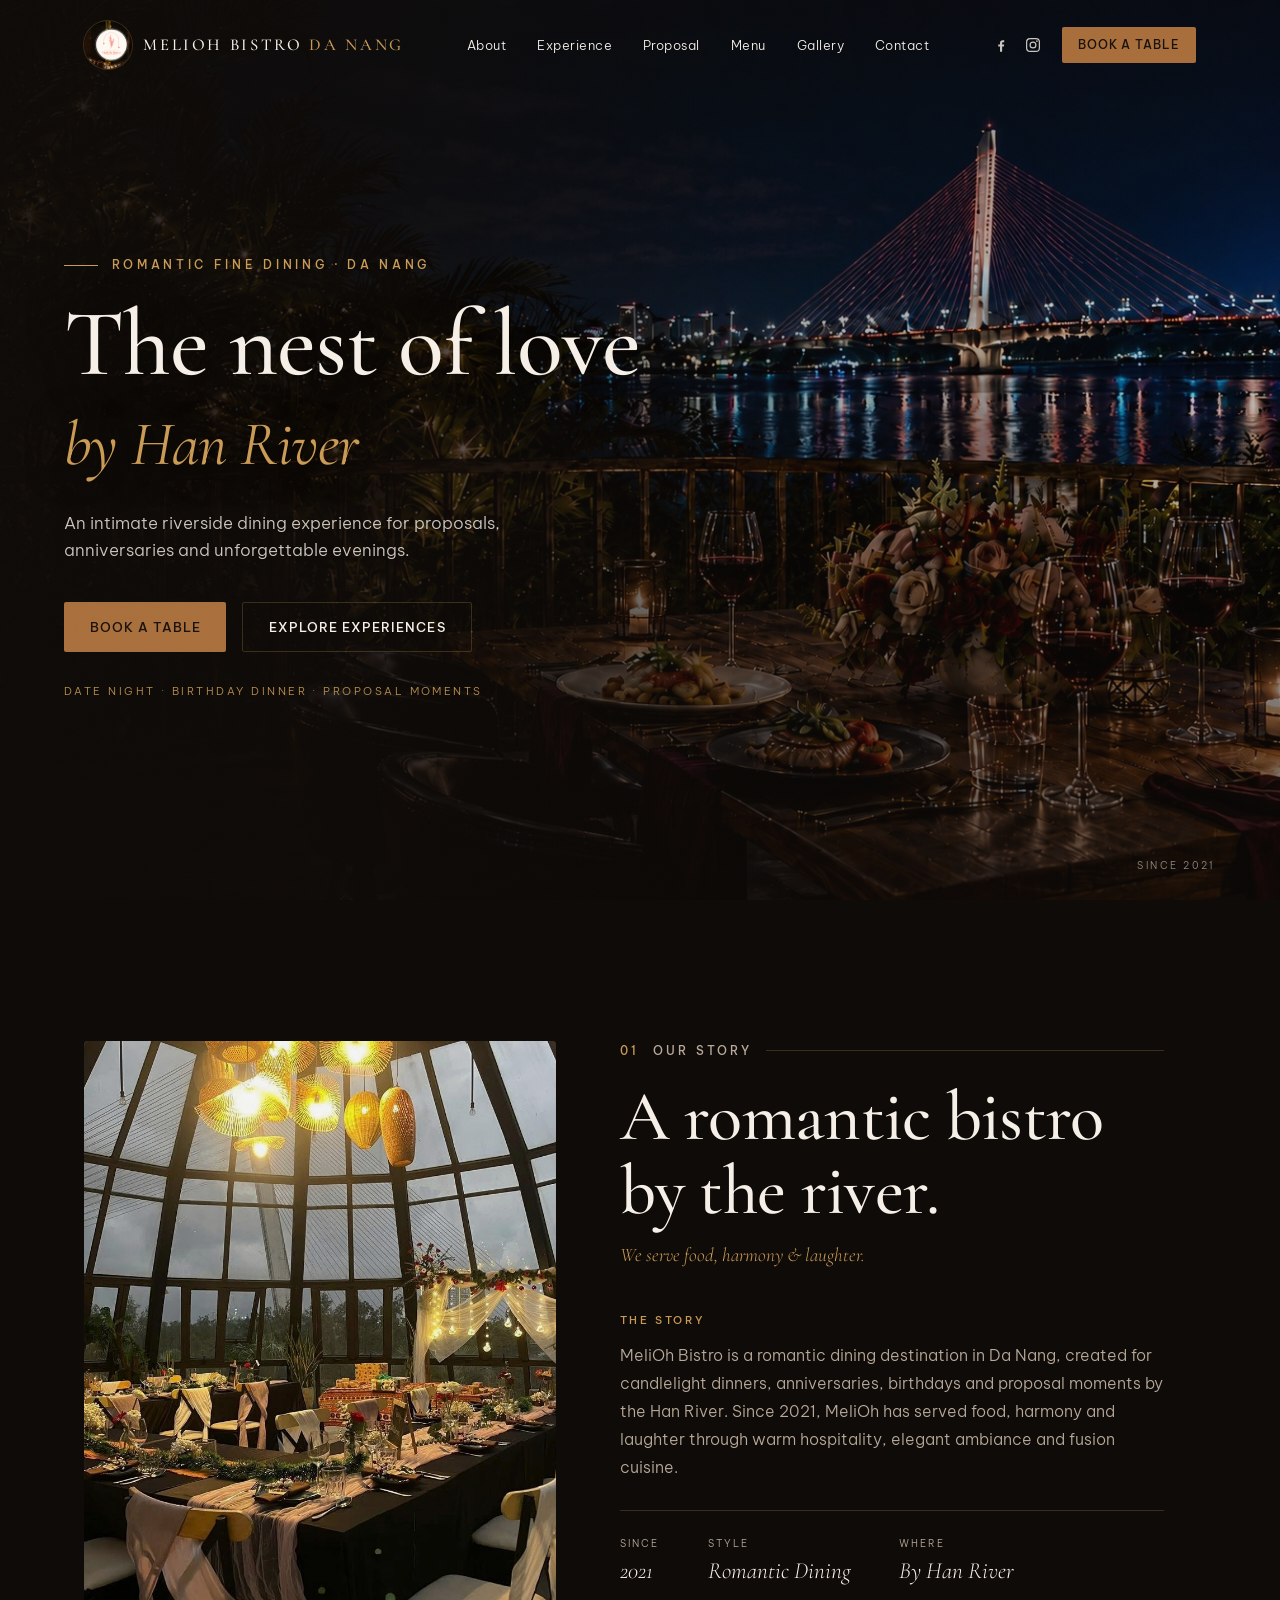
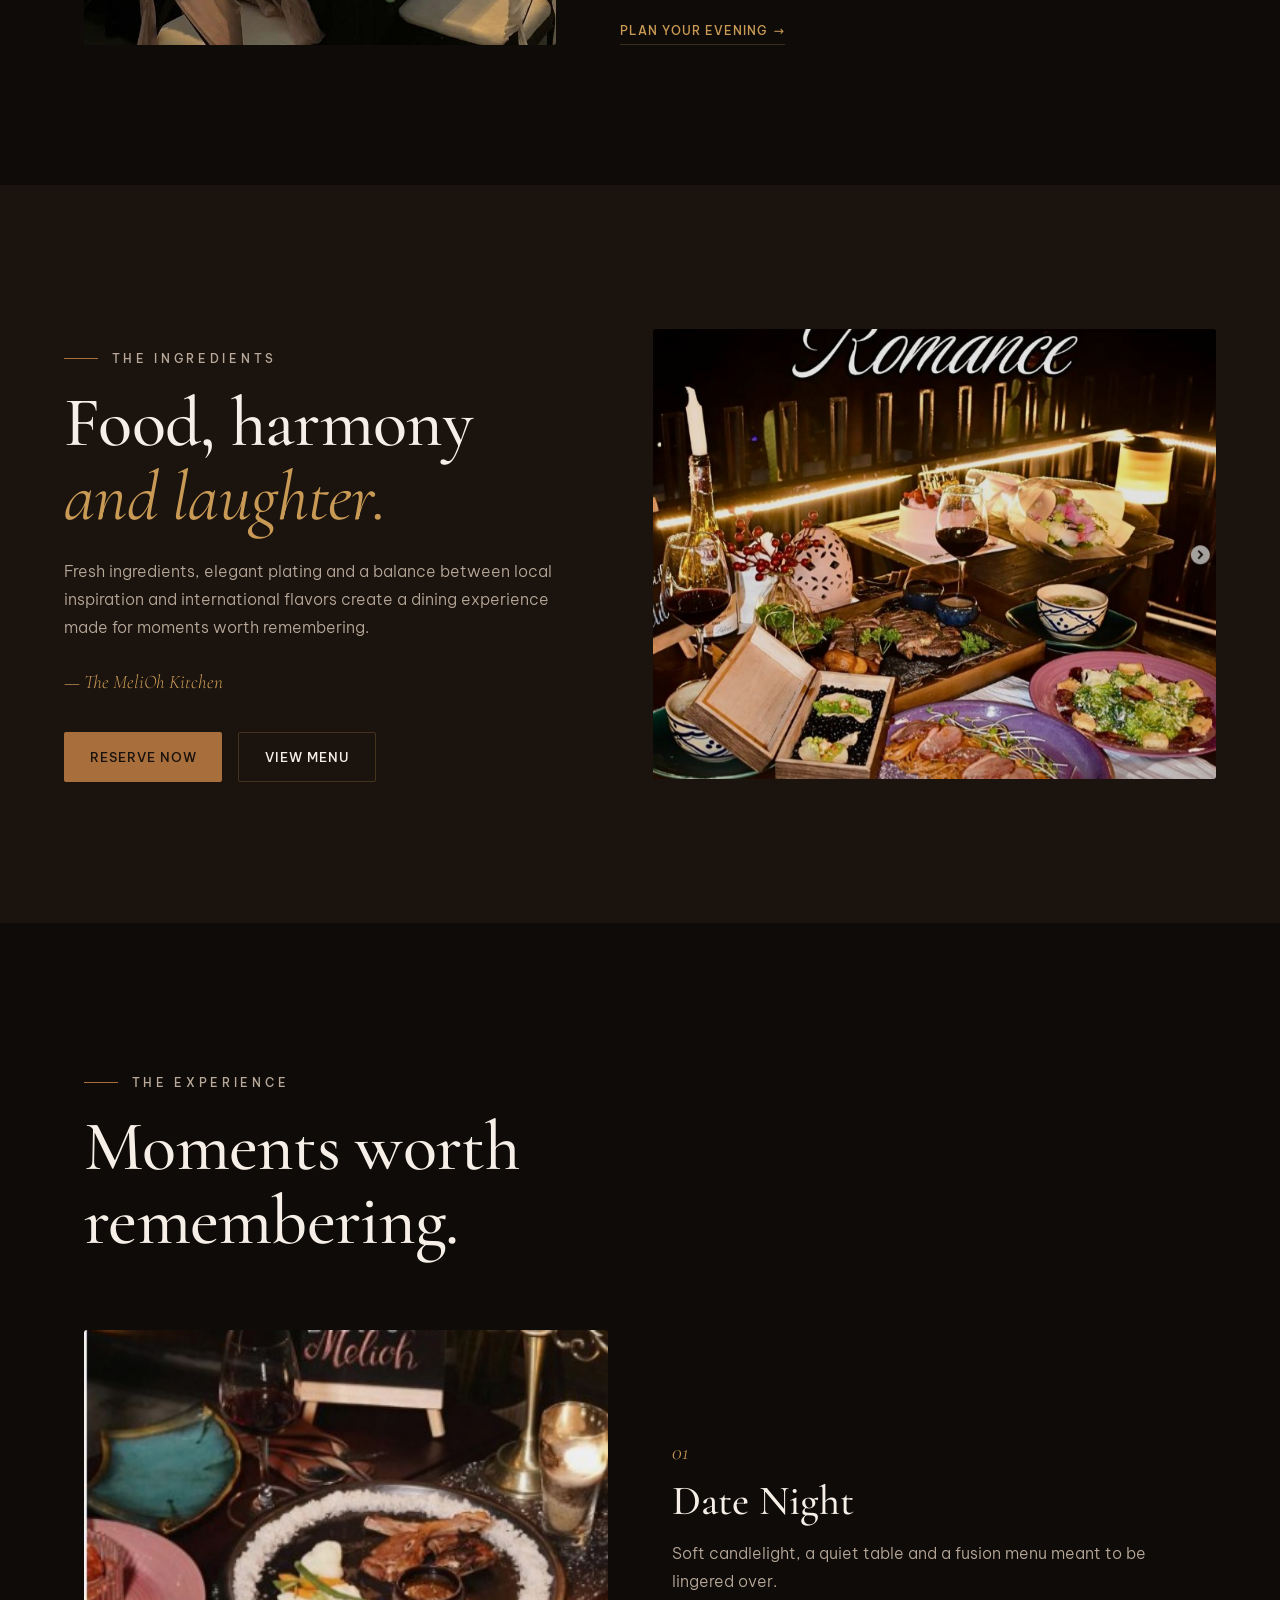
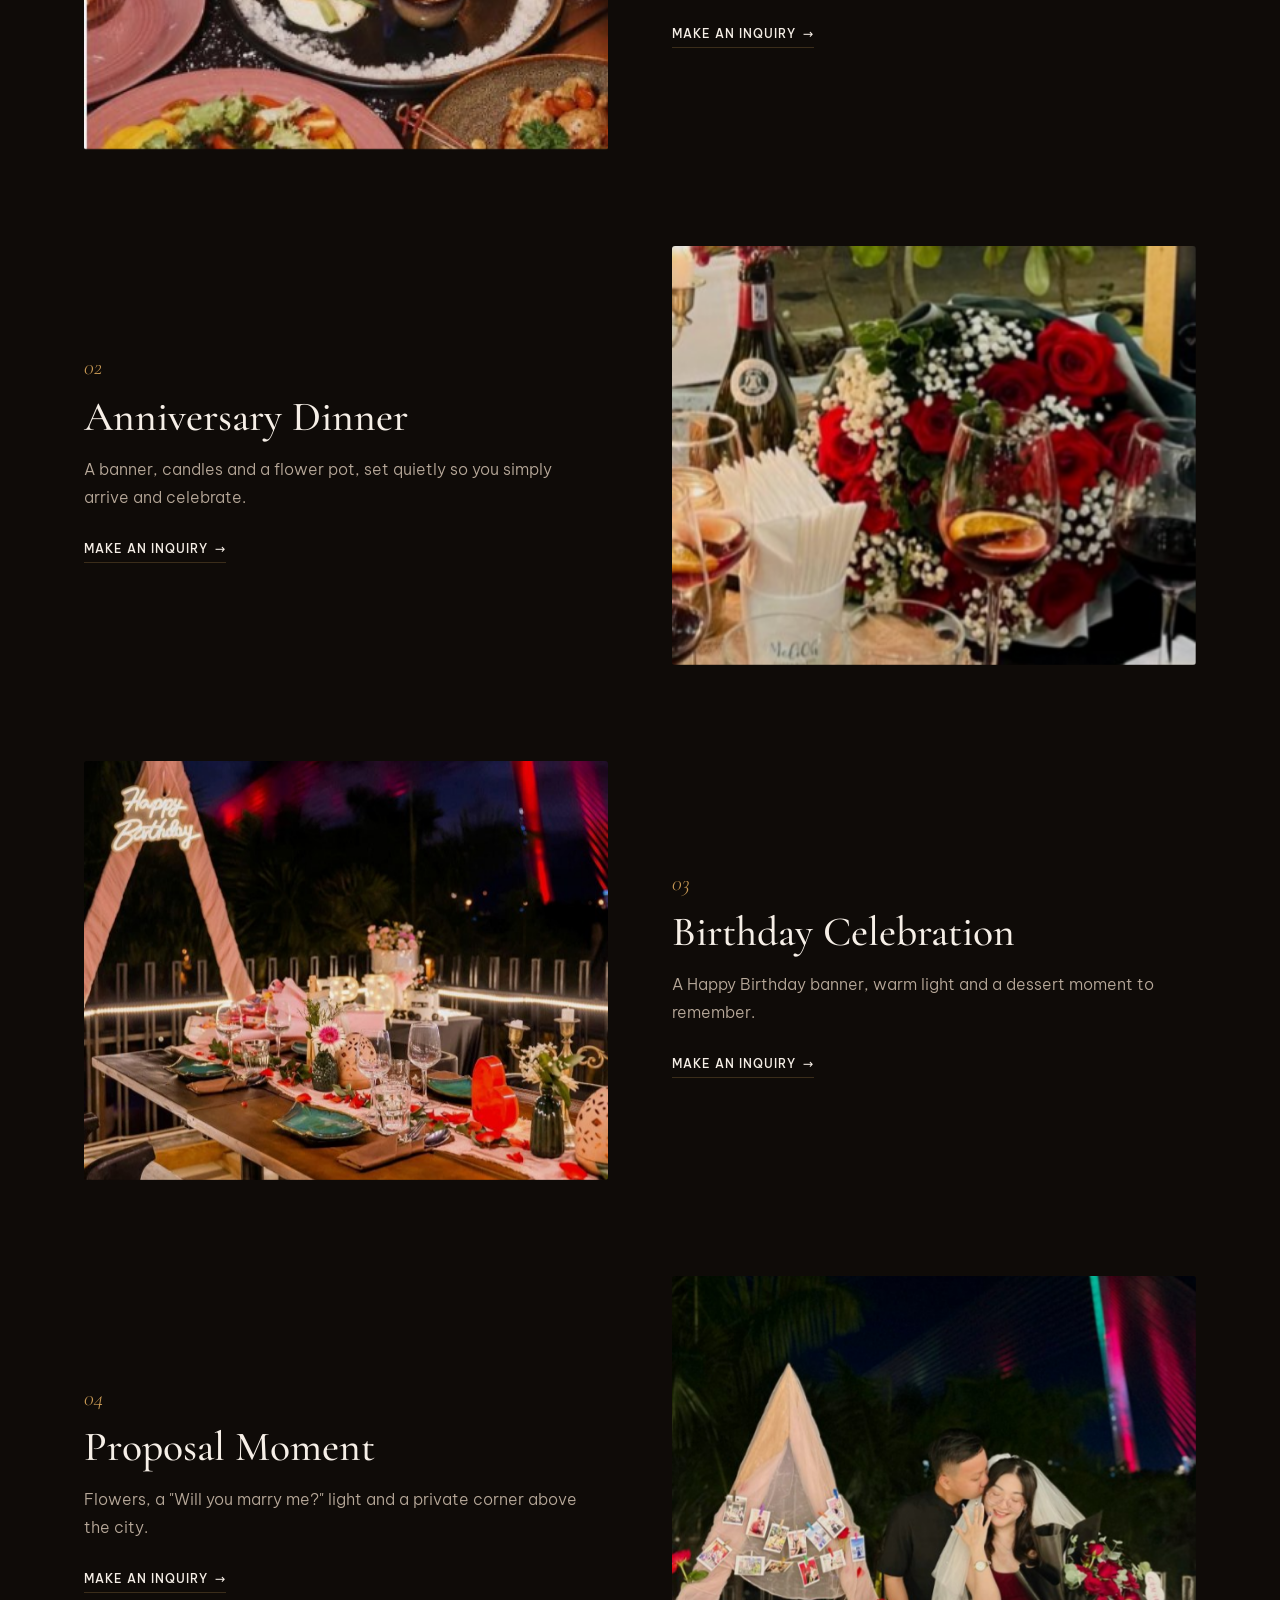
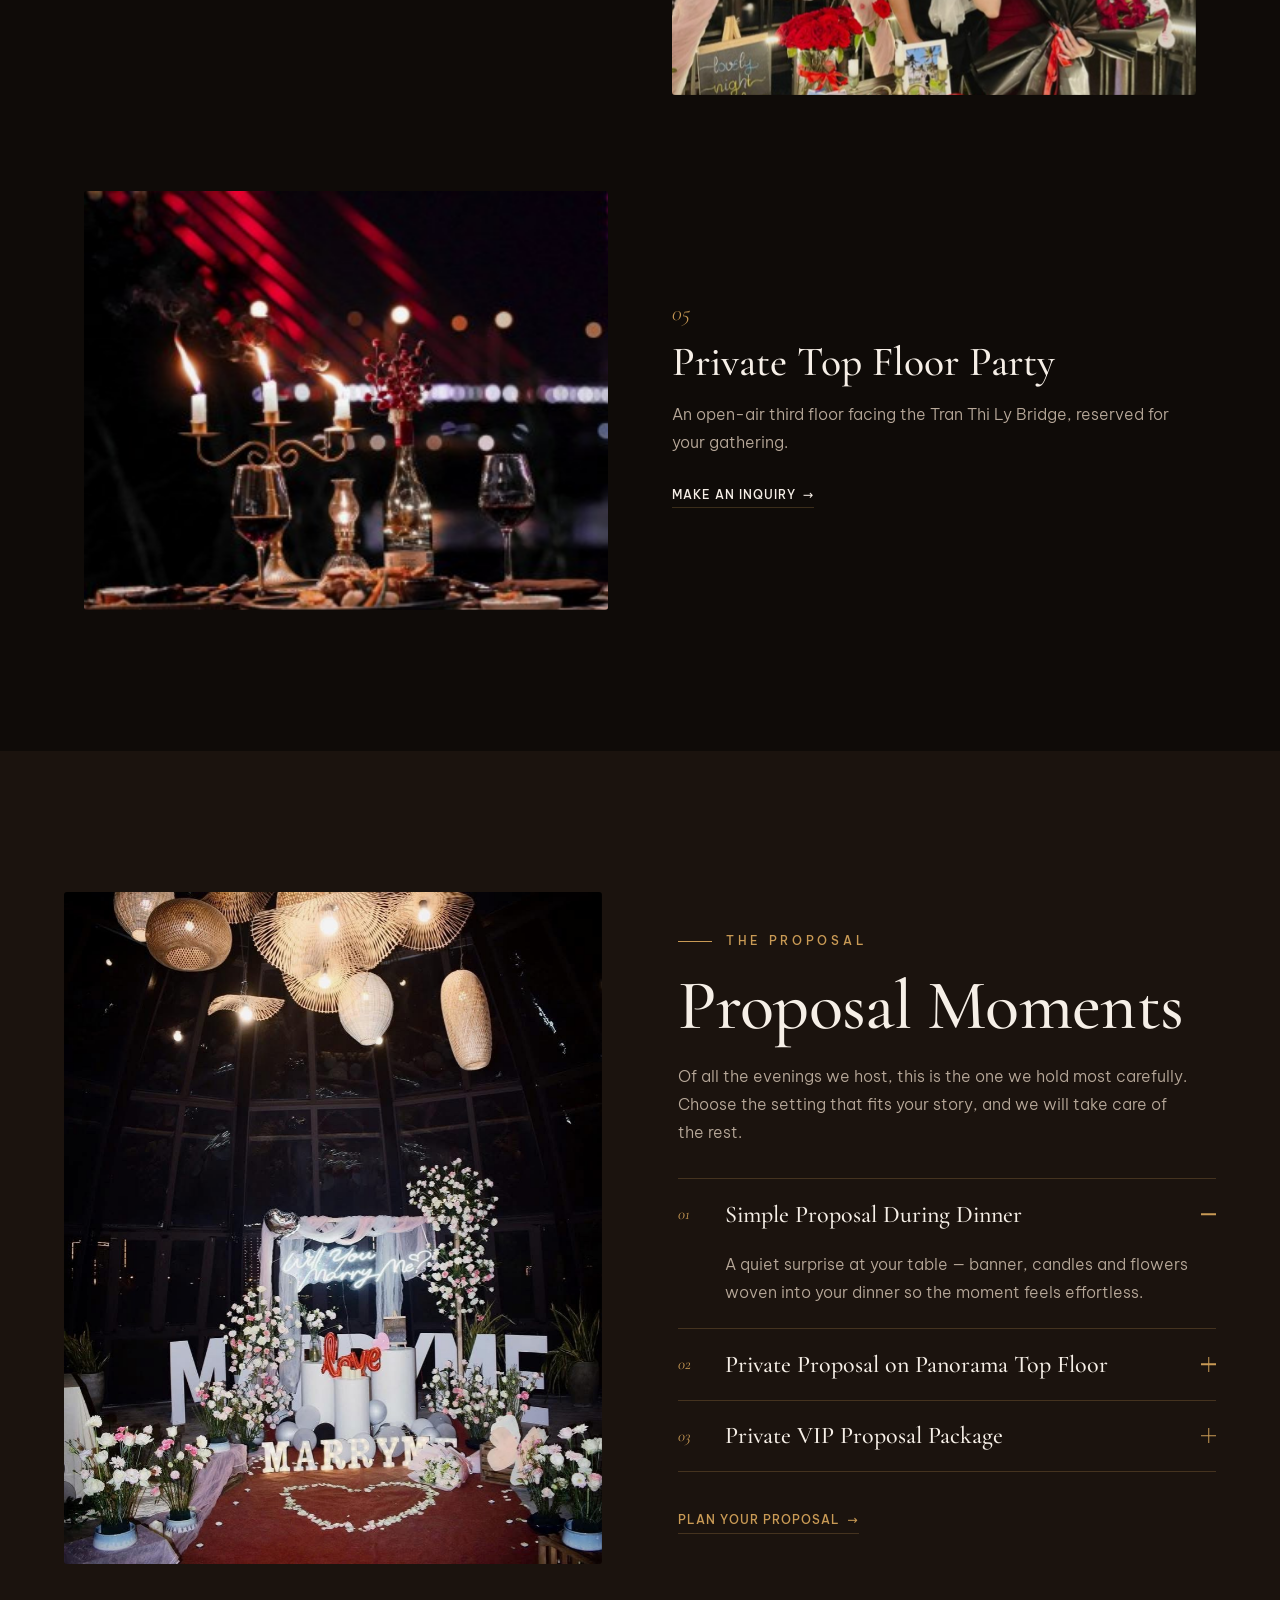
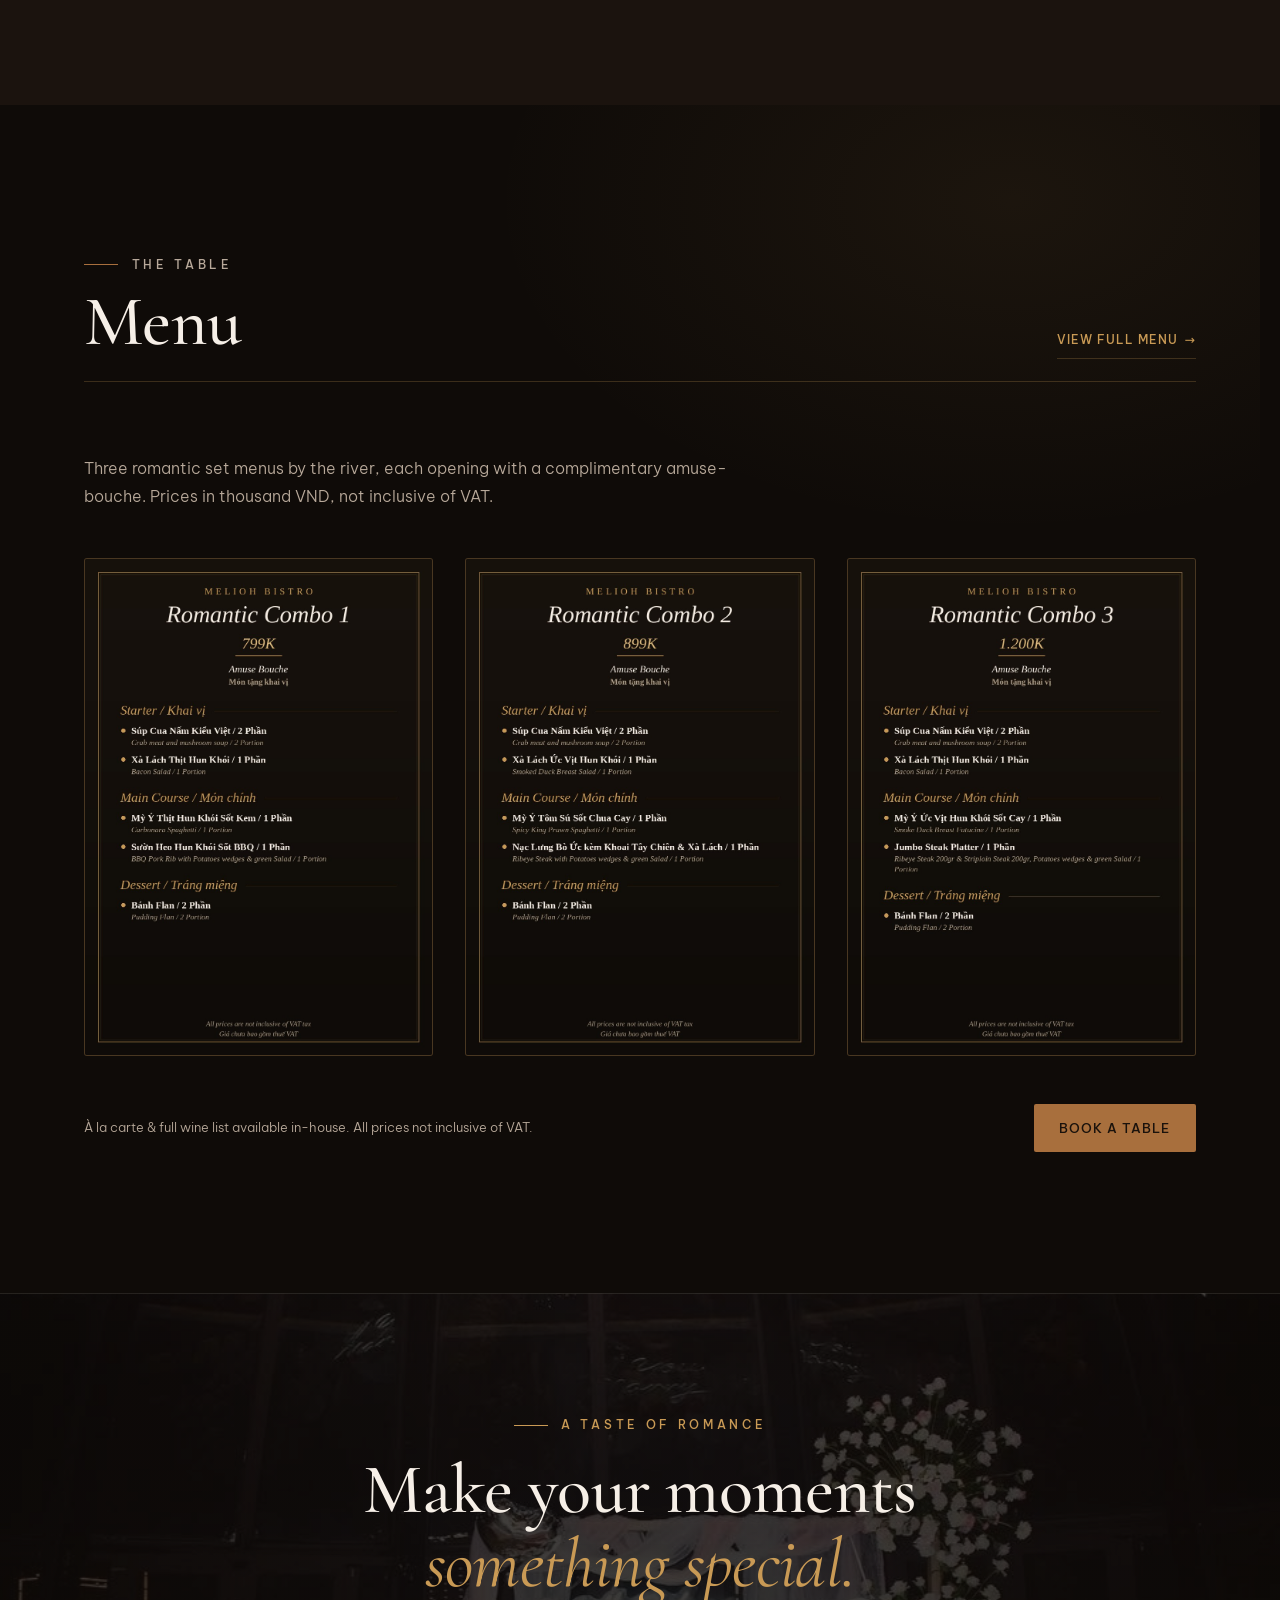
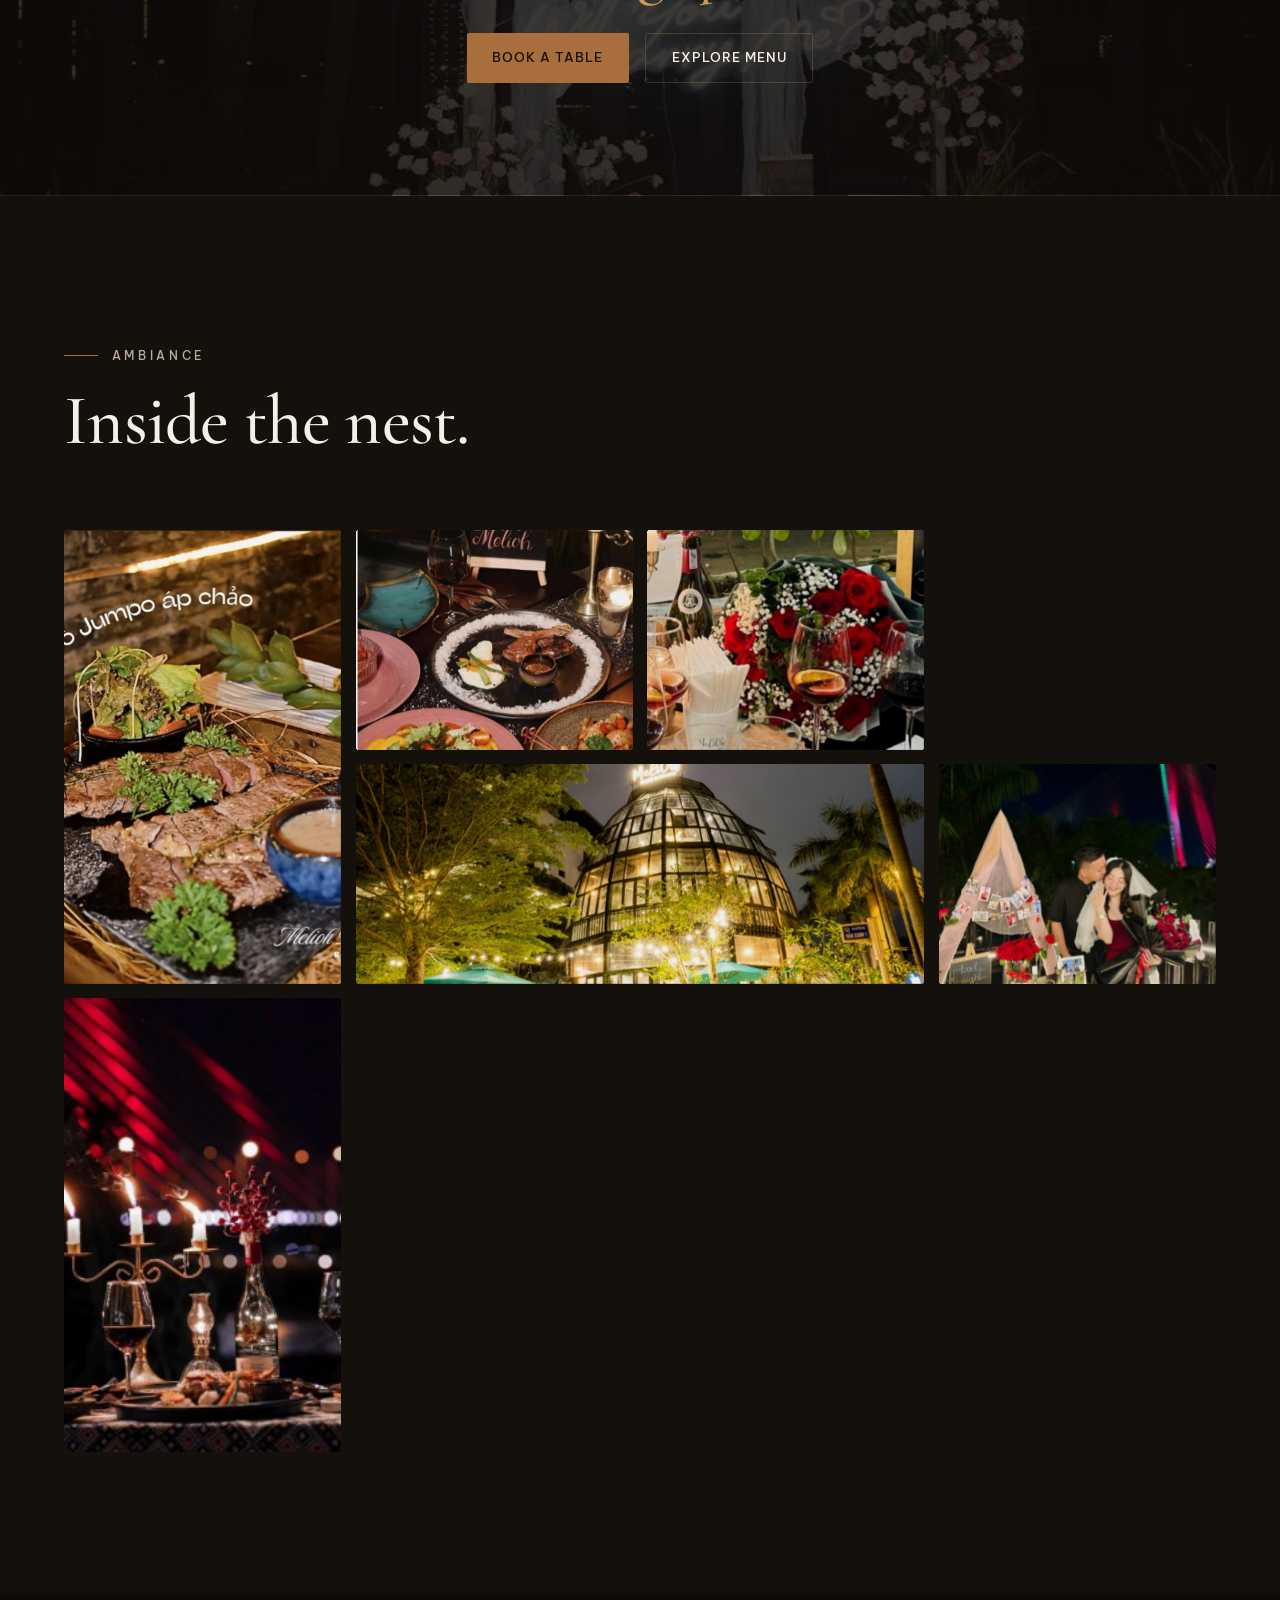
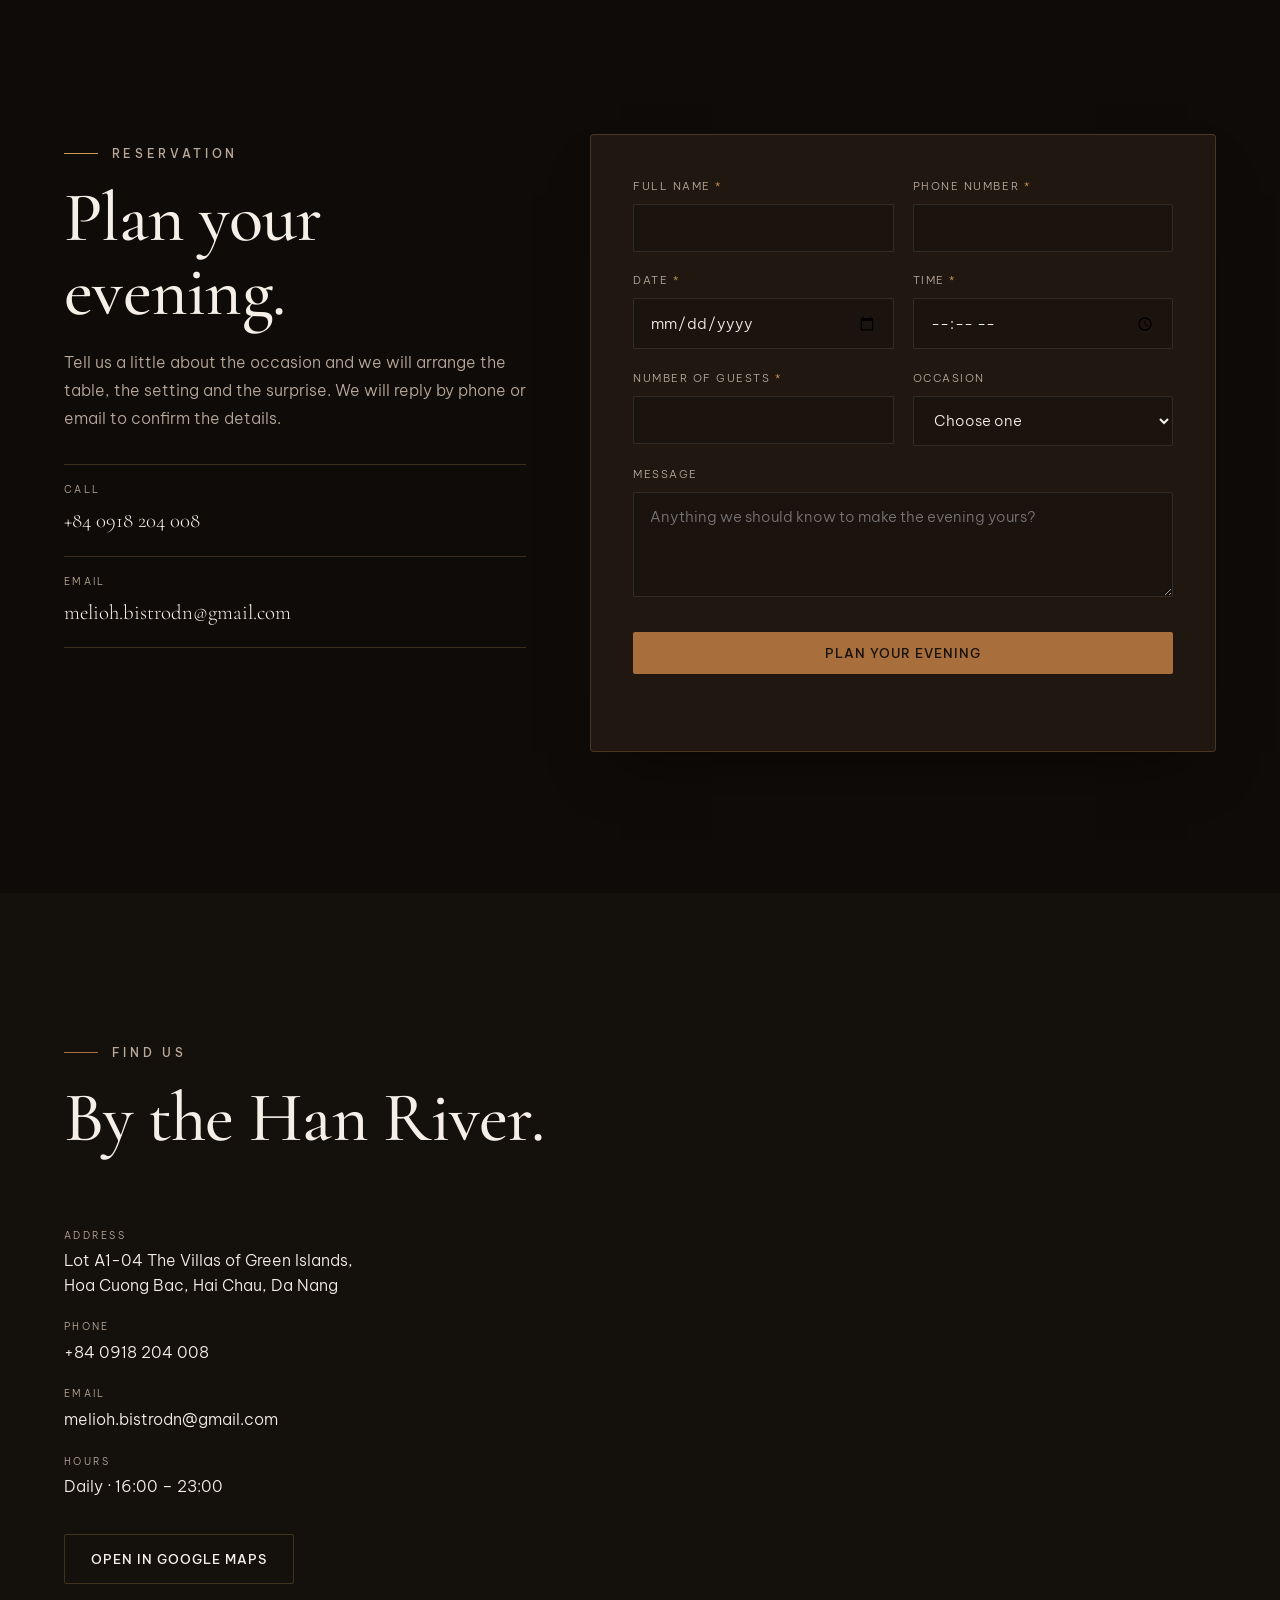
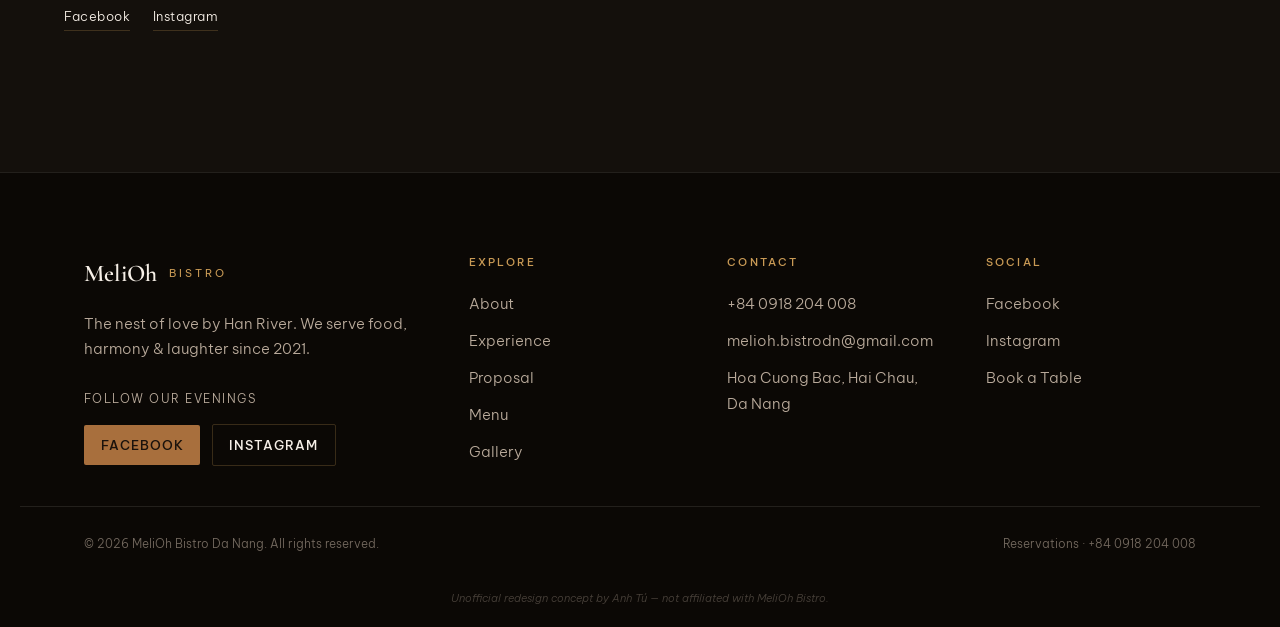
<file: index.html>
<!DOCTYPE html>
<html lang="en">
<head>
  <meta charset="UTF-8" />
  <meta name="viewport" content="width=device-width, initial-scale=1.0" />
  <title>MeliOh Bistro Da Nang — The Nest of Love by Han River</title>
  <meta name="description" content="MeliOh Bistro is a romantic fine dining destination in Da Nang. Candlelight dinners, anniversaries, birthdays and proposal moments by the Han River. Since 2021." />
  <meta name="theme-color" content="#0F0B08" />

  <link rel="canonical" href="https://lemanhanhtu2208-web.github.io/melioh-bistro-remake/" />

  <!-- Open Graph (Facebook / Zalo) -->
  <meta property="og:type" content="restaurant" />
  <meta property="og:site_name" content="MeliOh Bistro Da Nang" />
  <meta property="og:url" content="https://lemanhanhtu2208-web.github.io/melioh-bistro-remake/" />
  <meta property="og:title" content="MeliOh Bistro Da Nang — The Nest of Love by Han River" />
  <meta property="og:description" content="Romantic fine dining, candlelight moments and unforgettable celebrations by the Han River in Da Nang. Date nights, anniversaries, birthdays and proposals." />
  <meta property="og:image" content="https://lemanhanhtu2208-web.github.io/melioh-bistro-remake/melioh-hero-bg.jpg" />
  <meta property="og:image:width" content="1672" />
  <meta property="og:image:height" content="941" />
  <meta property="og:image:alt" content="Candlelit riverside dinner table at MeliOh Bistro with a view of Tran Thi Ly Bridge" />
  <meta property="og:locale" content="vi_VN" />
  <meta name="twitter:card" content="summary_large_image" />
  <meta name="twitter:title" content="MeliOh Bistro Da Nang — The Nest of Love by Han River" />
  <meta name="twitter:description" content="Romantic fine dining and unforgettable celebrations by the Han River in Da Nang." />
  <meta name="twitter:image" content="https://lemanhanhtu2208-web.github.io/melioh-bistro-remake/melioh-hero-bg.jpg" />

  <link rel="preconnect" href="https://fonts.googleapis.com" />
  <link rel="preconnect" href="https://fonts.gstatic.com" crossorigin />
  <link href="https://fonts.googleapis.com/css2?family=Cormorant+Garamond:ital,wght@0,400;0,500;0,600;1,400;1,500&family=Marcellus&family=Be+Vietnam+Pro:wght@300;400;500;600&display=swap" rel="stylesheet" />

  <link rel="icon" type="image/png" href="melioh-logo.png" />
  <link rel="stylesheet" href="styles.css" />

  <!-- Enable motion before first paint. A safety timeout reveals all
       content if main.js never runs (CDN/JS error), so the page is
       never left blank. -->
  <script>
    (function () {
      try {
        if (window.matchMedia("(prefers-reduced-motion: reduce)").matches) return;
        document.documentElement.classList.add("js");
        window.setTimeout(function () {
          if (!window.__meliohReady) document.documentElement.classList.remove("js");
        }, 2500);
      } catch (e) {}
    })();
  </script>
</head>
<body>

  <!-- Preloader -->
  <div class="preloader" id="preloader" aria-hidden="true">
    <img class="preloader__img" src="loading-bg.jpg" alt="MeliOh Bistro Da Nang" />
    <span class="preloader__hint">Preparing your evening</span>
  </div>

  <!-- Header -->
  <header class="header" id="header">
    <div class="header__inner">
      <a href="#top" class="logo">
        <img class="logo__mark" src="melioh-logo.png" alt="MeliOh Bistro Logo" width="48" height="48" />
        <span class="logo__word">MeliOh Bistro <span class="logo__loc">Da Nang</span></span>
      </a>
      <nav class="nav" id="nav" aria-label="Primary">
        <a href="#about">About</a>
        <a href="#experience">Experience</a>
        <a href="#proposal">Proposal</a>
        <a href="#menu">Menu</a>
        <a href="#gallery">Gallery</a>
        <a href="#contact">Contact</a>
      </nav>
      <div class="header__right">
        <div class="header__social">
          <a href="https://www.facebook.com/melioh.bistrodn" target="_blank" rel="noopener noreferrer" aria-label="MeliOh Bistro Facebook">
            <svg viewBox="0 0 24 24" width="18" height="18" aria-hidden="true" focusable="false" fill="currentColor"><path d="M13.5 21v-7h2.36l.35-2.74H13.5V9.5c0-.79.22-1.33 1.35-1.33h1.44V5.72c-.25-.03-1.1-.11-2.1-.11-2.08 0-3.5 1.27-3.5 3.6v2.01H8.32V14h2.37v7h2.81z"/></svg>
          </a>
          <a href="https://www.instagram.com/melioh.bistrodn/" target="_blank" rel="noopener noreferrer" aria-label="MeliOh Bistro Instagram">
            <svg viewBox="0 0 24 24" width="18" height="18" aria-hidden="true" focusable="false" fill="none" stroke="currentColor" stroke-width="1.6"><rect x="3.5" y="3.5" width="17" height="17" rx="4.6"/><circle cx="12" cy="12" r="3.9"/><circle cx="17.2" cy="6.8" r="1.15" fill="currentColor" stroke="none"/></svg>
          </a>
        </div>
        <a href="#reservation" class="btn btn--copper header__cta">Book a Table</a>
      </div>
      <button class="burger" id="burger" aria-label="Open menu" aria-expanded="false" aria-controls="nav">
        <span></span><span></span>
      </button>
    </div>
  </header>

  <main id="top">

    <!-- Hero -->
    <section class="hero" id="hero">
      <div class="hero__media">
        <img src="melioh-hero-bg.jpg" alt="Candlelit riverside dinner table with a view of Tran Thi Ly Bridge at night" />
      </div>
      <div class="hero__veil"></div>
      <div class="hero__content reveal">
        <p class="eyebrow eyebrow--gold">Romantic Fine Dining · Da Nang</p>
        <h1 class="hero__title">The nest of love<br /><em>by Han River</em></h1>
        <p class="hero__sub">An intimate riverside dining experience for proposals, anniversaries and unforgettable evenings.</p>
        <div class="hero__actions">
          <a href="#reservation" class="btn btn--copper">Book a Table</a>
          <a href="#experience" class="btn btn--line">Explore Experiences</a>
        </div>
        <p class="hero__trust">Date Night · Birthday Dinner · Proposal Moments</p>
      </div>
      <div class="hero__foot">
        <span>Since 2021</span>
      </div>
    </section>

    <!-- Our Story -->
    <section class="story section" id="about">
      <div class="story__grid">
        <figure class="story__media reveal">
          <img loading="lazy" decoding="async" src="assets/melioh-story.jpg" alt="MeliOh Bistro glass dome with a long candlelit banquet table" />
        </figure>
        <div class="story__head reveal">
          <p class="story__index"><span>01</span> Our Story</p>
          <h2 class="display">A romantic bistro by the river.</h2>
          <p class="story__subline">We serve food, harmony &amp; laughter.</p>
        </div>
        <div class="story__body reveal">
          <p class="story__label">The Story</p>
          <p class="story__text">MeliOh Bistro is a romantic dining destination in Da Nang, created for candlelight dinners, anniversaries, birthdays and proposal moments by the Han River. Since 2021, MeliOh has served food, harmony and laughter through warm hospitality, elegant ambiance and fusion cuisine.</p>
          <dl class="stats">
            <div class="stat"><dt>Since</dt><dd>2021</dd></div>
            <div class="stat"><dt>Style</dt><dd>Romantic Dining</dd></div>
            <div class="stat"><dt>Where</dt><dd>By Han River</dd></div>
          </dl>
          <a href="#reservation" class="link link--gold">Plan your evening</a>
        </div>
      </div>
    </section>

    <!-- Ingredients / Food Philosophy -->
    <section class="philosophy section" id="ingredients">
      <div class="philosophy__grid">
        <div class="philosophy__body reveal">
          <p class="eyebrow">The Ingredients</p>
          <h2 class="display">Food, harmony<br /><em>and laughter.</em></h2>
          <p>Fresh ingredients, elegant plating and a balance between local inspiration and international flavors create a dining experience made for moments worth remembering.</p>
          <p class="signature">— The MeliOh Kitchen</p>
          <div class="philosophy__actions">
            <a href="#reservation" class="btn btn--copper">Reserve Now</a>
            <a href="#menu" class="btn btn--line">View Menu</a>
          </div>
        </div>
        <figure class="philosophy__media media reveal">
          <img loading="lazy" decoding="async" src="assets/melioh-european-dish.jpg" alt="A romantic set-menu spread at MeliOh Bistro" />
        </figure>
      </div>
    </section>

    <!-- Experience -->
    <section class="experience section" id="experience">
      <header class="band reveal">
        <p class="eyebrow">The Experience</p>
        <h2 class="display">Moments worth remembering.</h2>
      </header>

      <div class="exp">
        <article class="exp__row reveal">
          <figure class="exp__media media"><img loading="lazy" decoding="async" src="assets/melioh-date-night.jpg" alt="Candlelit date night table at MeliOh Bistro" /></figure>
          <div class="exp__text">
            <span class="exp__num">01</span>
            <h3>Date Night</h3>
            <p>Soft candlelight, a quiet table and a fusion menu meant to be lingered over.</p>
            <a href="#reservation" class="link">Make an inquiry</a>
          </div>
        </article>

        <article class="exp__row exp__row--flip reveal">
          <figure class="exp__media media"><img loading="lazy" decoding="async" src="assets/melioh-anniversary.jpg" alt="Anniversary table with roses and wine at MeliOh Bistro" /></figure>
          <div class="exp__text">
            <span class="exp__num">02</span>
            <h3>Anniversary Dinner</h3>
            <p>A banner, candles and a flower pot, set quietly so you simply arrive and celebrate.</p>
            <a href="#reservation" class="link">Make an inquiry</a>
          </div>
        </article>

        <article class="exp__row reveal">
          <figure class="exp__media media"><img loading="lazy" decoding="async" src="assets/melioh-birthday.jpg" alt="Birthday celebration table setup at MeliOh Bistro" /></figure>
          <div class="exp__text">
            <span class="exp__num">03</span>
            <h3>Birthday Celebration</h3>
            <p>A Happy Birthday banner, warm light and a dessert moment to remember.</p>
            <a href="#reservation" class="link">Make an inquiry</a>
          </div>
        </article>

        <article class="exp__row exp__row--flip reveal">
          <figure class="exp__media media"><img loading="lazy" decoding="async" src="assets/melioh-proposal.jpg" alt="A couple at a riverside proposal setup at MeliOh Bistro" /></figure>
          <div class="exp__text">
            <span class="exp__num">04</span>
            <h3>Proposal Moment</h3>
            <p>Flowers, a "Will you marry me?" light and a private corner above the city.</p>
            <a href="#reservation" class="link">Make an inquiry</a>
          </div>
        </article>

        <article class="exp__row reveal">
          <figure class="exp__media media"><img loading="lazy" decoding="async" src="assets/melioh-private-event.jpg" alt="Candlelit table with bridge view for a private event at MeliOh Bistro" /></figure>
          <div class="exp__text">
            <span class="exp__num">05</span>
            <h3>Private Top Floor Party</h3>
            <p>An open-air third floor facing the Tran Thi Ly Bridge, reserved for your gathering.</p>
            <a href="#reservation" class="link">Make an inquiry</a>
          </div>
        </article>
      </div>
    </section>

    <!-- Proposal Moments -->
    <section class="proposal section" id="proposal">
      <div class="proposal__grid">
        <figure class="proposal__media media reveal">
          <img loading="lazy" decoding="async" src="assets/melioh-proposal-setup.jpg" alt="Will-you-marry-me proposal setup with flowers and lights at MeliOh Bistro" />
        </figure>
        <div class="proposal__body reveal">
          <p class="eyebrow eyebrow--gold">The Proposal</p>
          <h2 class="display">Proposal Moments</h2>
          <p class="proposal__intro">Of all the evenings we host, this is the one we hold most carefully. Choose the setting that fits your story, and we will take care of the rest.</p>

          <div class="accordion" id="accordion">
            <div class="acc is-open">
              <button class="acc__head" aria-expanded="true">
                <span class="acc__no">01</span>
                <span class="acc__title">Simple Proposal During Dinner</span>
                <span class="acc__icon" aria-hidden="true"></span>
              </button>
              <div class="acc__panel"><div class="acc__inner">
                <p>A quiet surprise at your table — banner, candles and flowers woven into your dinner so the moment feels effortless.</p>
              </div></div>
            </div>

            <div class="acc">
              <button class="acc__head" aria-expanded="false">
                <span class="acc__no">02</span>
                <span class="acc__title">Private Proposal on Panorama Top Floor</span>
                <span class="acc__icon" aria-hidden="true"></span>
              </button>
              <div class="acc__panel"><div class="acc__inner">
                <p>Dinner on the third floor with simple decoration and a panoramic view of the river and bridge. From 500.000 VND.</p>
              </div></div>
            </div>

            <div class="acc">
              <button class="acc__head" aria-expanded="false">
                <span class="acc__no">03</span>
                <span class="acc__title">Private VIP Proposal Package</span>
                <span class="acc__icon" aria-hidden="true"></span>
              </button>
              <div class="acc__panel"><div class="acc__inner">
                <p>The entire third floor reserved for you: a flower backdrop, a "Will you marry me?" light, candles, music and help recording the moment. From 2.500.000 VND.</p>
              </div></div>
            </div>
          </div>

          <a href="#reservation" class="link link--gold">Plan your proposal</a>
        </div>
      </div>
    </section>

    <!-- Menu Highlights -->
    <section class="menu section" id="menu">
      <header class="menu__head reveal">
        <div>
          <p class="eyebrow">The Table</p>
          <h2 class="display">Menu</h2>
        </div>
        <a href="https://www.facebook.com/melioh.bistrodn" target="_blank" rel="noopener noreferrer" class="link link--gold">View full menu</a>
      </header>

      <p class="menu__intro reveal">Three romantic set menus by the river, each opening with a complimentary amuse-bouche. Prices in thousand VND, not inclusive of VAT.</p>

      <div class="menu__sets">
        <figure class="menu-set reveal"><img src="assets/melioh-menu-1.jpg" alt="MeliOh Romantic Combo 1 set menu, 799K" loading="lazy" decoding="async" /><figcaption>Romantic Combo 1 · 799K</figcaption></figure>
        <figure class="menu-set reveal"><img src="assets/melioh-menu-2.jpg" alt="MeliOh Romantic Combo 2 set menu, 899K" loading="lazy" decoding="async" /><figcaption>Romantic Combo 2 · 899K</figcaption></figure>
        <figure class="menu-set reveal"><img src="assets/melioh-menu-3.jpg" alt="MeliOh Romantic Combo 3 set menu, 1.200K" loading="lazy" decoding="async" /><figcaption>Romantic Combo 3 · 1.200K</figcaption></figure>
      </div>

      <div class="menu__foot reveal">
        <p class="menu__note">À la carte &amp; full wine list available in-house. All prices not inclusive of VAT.</p>
        <a href="#reservation" class="btn btn--copper">Book a Table</a>
      </div>
    </section>

    <!-- CTA band -->
    <section class="cta-band">
      <div class="cta-band__inner reveal">
        <p class="eyebrow eyebrow--gold">A Taste of Romance</p>
        <h2 class="display">Make your moments<br /><em>something special.</em></h2>
        <div class="cta-band__actions">
          <a href="#reservation" class="btn btn--copper">Book a Table</a>
          <a href="#menu" class="btn btn--line">Explore Menu</a>
        </div>
      </div>
    </section>

    <!-- Gallery -->
    <section class="gallery section" id="gallery">
      <header class="band reveal">
        <p class="eyebrow">Ambiance</p>
        <h2 class="display">Inside the nest.</h2>
      </header>
      <div class="collage reveal">
        <figure class="collage__item collage__item--tall media"><img loading="lazy" decoding="async" src="assets/melioh-steak.jpg" alt="Jumbo beef platter, pan-seared, at MeliOh Bistro" /><figcaption>Khay bò Jumbo áp chảo</figcaption></figure>
        <figure class="collage__item media"><img loading="lazy" decoding="async" src="assets/melioh-date-night.jpg" alt="Candlelit table detail at MeliOh Bistro" /><figcaption>Candlelight table</figcaption></figure>
        <figure class="collage__item media"><img loading="lazy" decoding="async" src="assets/melioh-anniversary.jpg" alt="Roses and wine at MeliOh Bistro" /><figcaption>Set for two</figcaption></figure>
        <figure class="collage__item collage__item--wide media"><img loading="lazy" decoding="async" src="assets/melioh-exterior.jpg" alt="MeliOh Bistro glass dome exterior at night" /><figcaption>Bridge view, top floor</figcaption></figure>
        <figure class="collage__item media"><img loading="lazy" decoding="async" src="assets/melioh-proposal.jpg" alt="Proposal setup at MeliOh Bistro" /><figcaption>Proposal setup</figcaption></figure>
        <figure class="collage__item collage__item--tall media"><img loading="lazy" decoding="async" src="assets/melioh-private-event.jpg" alt="Candlelight with bridge view at MeliOh Bistro" /><figcaption>On the plate</figcaption></figure>
      </div>
    </section>

    <!-- Reservation -->
    <section class="reservation section" id="reservation">
      <div class="reservation__grid">
        <div class="reservation__lead reveal">
          <p class="eyebrow eyebrow--gold">Reservation</p>
          <h2 class="display">Plan your evening.</h2>
          <p>Tell us a little about the occasion and we will arrange the table, the setting and the surprise. We will reply by phone or email to confirm the details.</p>
          <ul class="reservation__contact">
            <li><span>Call</span><a href="tel:+840918204008">+84 0918 204 008</a></li>
            <li><span>Email</span><a href="mailto:melioh.bistrodn@gmail.com">melioh.bistrodn@gmail.com</a></li>
          </ul>
        </div>

        <form class="form reveal" id="reservationForm" method="POST" novalidate>
          <!-- honeypot -->
          <div class="hp" aria-hidden="true">
            <label>Leave this field empty<input type="text" name="_gotcha" tabindex="-1" autocomplete="off" /></label>
          </div>

          <div class="form__row">
            <div class="field">
              <label for="name">Full name <span>*</span></label>
              <input type="text" id="name" name="name" required />
            </div>
            <div class="field">
              <label for="phone">Phone number <span>*</span></label>
              <input type="tel" id="phone" name="phone" required />
            </div>
          </div>

          <div class="form__row">
            <div class="field">
              <label for="date">Date <span>*</span></label>
              <input type="date" id="date" name="date" required />
            </div>
            <div class="field">
              <label for="time">Time <span>*</span></label>
              <input type="time" id="time" name="time" required />
            </div>
          </div>

          <div class="form__row">
            <div class="field">
              <label for="guests">Number of guests <span>*</span></label>
              <input type="number" id="guests" name="guests" min="1" max="40" required />
            </div>
            <div class="field">
              <label for="occasion">Occasion</label>
              <select id="occasion" name="occasion">
                <option value="">Choose one</option>
                <option>Date night</option>
                <option>Anniversary</option>
                <option>Birthday</option>
                <option>Proposal</option>
                <option>Private party</option>
                <option>Other</option>
              </select>
            </div>
          </div>

          <div class="field">
            <label for="message">Message</label>
            <textarea id="message" name="message" rows="4" placeholder="Anything we should know to make the evening yours?"></textarea>
          </div>

          <button type="submit" class="btn btn--copper form__submit">Plan your evening</button>
          <p class="form__status" id="formStatus" role="status" aria-live="polite"></p>
        </form>
      </div>
    </section>

    <!-- Contact / Location -->
    <section class="contact section" id="contact">
      <header class="band reveal">
        <p class="eyebrow">Find Us</p>
        <h2 class="display">By the Han River.</h2>
      </header>
      <div class="contact__grid">
        <div class="contact__info reveal">
          <dl class="contact__list">
            <dt>Address</dt>
            <dd>Lot A1-04 The Villas of Green Islands,<br />Hoa Cuong Bac, Hai Chau, Da Nang</dd>
            <dt>Phone</dt>
            <dd><a href="tel:+840918204008">+84 0918 204 008</a></dd>
            <dt>Email</dt>
            <dd><a href="mailto:melioh.bistrodn@gmail.com">melioh.bistrodn@gmail.com</a></dd>
            <dt>Hours</dt>
            <dd>Daily · 16:00 – 23:00</dd>
          </dl>
          <div class="contact__actions">
            <a href="https://www.google.com/maps/search/?api=1&query=MeliOh+Bistro+Da+Nang" target="_blank" rel="noopener" class="btn btn--line">Open in Google Maps</a>
            <div class="contact__social">
              <a href="https://www.facebook.com/melioh.bistrodn" target="_blank" rel="noopener noreferrer" aria-label="MeliOh Bistro Facebook">Facebook</a>
              <a href="https://www.instagram.com/melioh.bistrodn/" target="_blank" rel="noopener noreferrer" aria-label="MeliOh Bistro Instagram">Instagram</a>
            </div>
          </div>
        </div>
        <div class="contact__map media reveal">
          <iframe
            title="MeliOh Bistro location on Google Maps"
            src="https://www.google.com/maps?q=Hoa%20Cuong%20Bac%2C%20Hai%20Chau%2C%20Da%20Nang&output=embed"
            loading="lazy" referrerpolicy="no-referrer-when-downgrade"></iframe>
        </div>
      </div>
    </section>

  </main>

  <!-- Footer -->
  <footer class="footer">
    <div class="footer__inner">
      <div class="footer__brand">
        <a href="#top" class="logo logo--light">
          <span class="logo__name">MeliOh</span><span class="logo__tag">Bistro</span>
        </a>
        <p>The nest of love by Han River. We serve food, harmony &amp; laughter since 2021.</p>
        <div class="footer__follow">
          <span>Follow our evenings</span>
          <a href="https://www.facebook.com/melioh.bistrodn" target="_blank" rel="noopener noreferrer" class="btn btn--copper">Facebook</a>
          <a href="https://www.instagram.com/melioh.bistrodn/" target="_blank" rel="noopener noreferrer" class="btn btn--line">Instagram</a>
        </div>
      </div>
      <nav class="footer__col" aria-label="Quick links">
        <h4>Explore</h4>
        <a href="#about">About</a>
        <a href="#experience">Experience</a>
        <a href="#proposal">Proposal</a>
        <a href="#menu">Menu</a>
        <a href="#gallery">Gallery</a>
      </nav>
      <div class="footer__col">
        <h4>Contact</h4>
        <a href="tel:+840918204008">+84 0918 204 008</a>
        <a href="mailto:melioh.bistrodn@gmail.com">melioh.bistrodn@gmail.com</a>
        <span>Hoa Cuong Bac, Hai Chau, Da Nang</span>
      </div>
      <div class="footer__col">
        <h4>Social</h4>
        <a href="https://www.facebook.com/melioh.bistrodn" target="_blank" rel="noopener noreferrer" aria-label="MeliOh Bistro Facebook">Facebook</a>
        <a href="https://www.instagram.com/melioh.bistrodn/" target="_blank" rel="noopener noreferrer" aria-label="MeliOh Bistro Instagram">Instagram</a>
        <a href="#reservation">Book a Table</a>
      </div>
    </div>
    <div class="footer__base">
      <span>© <span id="year"></span> MeliOh Bistro Da Nang. All rights reserved.</span>
      <span>Reservations · <a href="tel:+840918204008">+84 0918 204 008</a></span>
    </div>
    <div class="footer__disclaimer">
      Unofficial redesign concept by Anh Tú — not affiliated with MeliOh Bistro.
    </div>
  </footer>

  <!-- Floating contact (mobile) -->
  <div class="dock" aria-label="Quick contact">
    <a href="tel:+840918204008" aria-label="Call">Call</a>
    <a href="https://www.facebook.com/melioh.bistrodn" target="_blank" rel="noopener noreferrer" aria-label="MeliOh Bistro Facebook">FB</a>
    <a href="https://www.instagram.com/melioh.bistrodn/" target="_blank" rel="noopener noreferrer" aria-label="MeliOh Bistro Instagram">IG</a>
    <a href="#reservation" class="dock__cta" aria-label="Book a table">Book</a>
  </div>

  <script src="config.js"></script>
  <script src="main.js" defer></script>
</body>
</html>
</file>
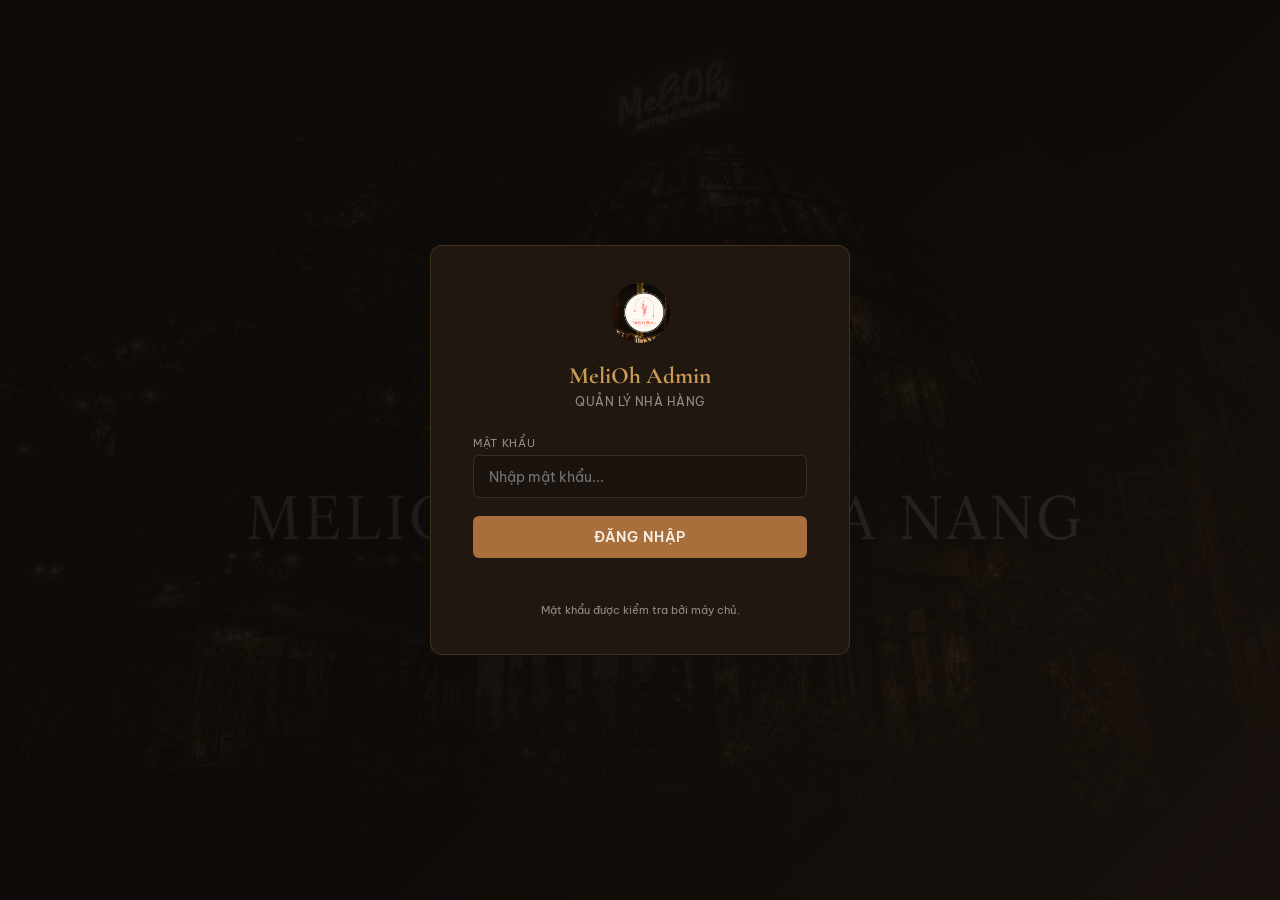
<file: admin.html>
<!DOCTYPE html>
<html lang="vi">
<head>
  <meta charset="UTF-8" />
  <meta name="viewport" content="width=device-width, initial-scale=1.0" />
  <title>MeliOh Admin — Quản lý đặt bàn</title>
  <link rel="icon" type="image/png" href="melioh-logo.png" />
  <link rel="preconnect" href="https://fonts.googleapis.com" />
  <link rel="preconnect" href="https://fonts.gstatic.com" crossorigin />
  <link href="https://fonts.googleapis.com/css2?family=Cormorant+Garamond:ital,wght@0,400;0,600;1,400&family=Be+Vietnam+Pro:wght@300;400;500;600&display=swap" rel="stylesheet" />
  <style>
    *, *::before, *::after { box-sizing: border-box; margin: 0; padding: 0; }

    :root {
      --bg: #0F0B08;
      --surface: #1B130E;
      --card: #211711;
      --card2: #271d15;
      --border: rgba(201,154,85,.18);
      --gold: #C99A55;
      --gold-dim: rgba(201,154,85,.55);
      --copper: #A86F3D;
      --text: #F6EFE7;
      --muted: rgba(246,239,231,.55);
      --danger: #c0392b;
      --danger-dim: rgba(192,57,43,.18);
      --success: #27ae60;
      --success-dim: rgba(39,174,96,.15);
      --warn: #e67e22;
      --warn-dim: rgba(230,126,34,.15);
      --serif: 'Cormorant Garamond', Georgia, serif;
      --sans: 'Be Vietnam Pro', system-ui, sans-serif;
      --radius: 6px;
    }

    html { font-size: 15px; background: var(--bg); color: var(--text); font-family: var(--sans); }
    body { min-height: 100vh; }

    /* ---- Login screen ---- */
    #login-screen {
      display: flex; align-items: center; justify-content: center;
      min-height: 100vh;
      background: var(--bg) url('loading-bg.jpg') center/cover no-repeat;
    }
    #login-screen::before {
      content: ''; position: fixed; inset: 0;
      background: linear-gradient(135deg, rgba(15,11,8,.92) 50%, rgba(27,19,14,.88));
    }
    .login-box {
      position: relative; z-index: 1;
      background: var(--card); border: 1px solid var(--border);
      border-radius: 12px; padding: 2.5rem 2.8rem;
      width: min(420px, 92vw); text-align: center;
    }
    .login-box img { width: 60px; height: 60px; border-radius: 50%; margin-bottom: 1rem; }
    .login-box h1 { font-family: var(--serif); font-size: 1.55rem; color: var(--gold); margin-bottom: .25rem; }
    .login-box p { font-size: .8rem; color: var(--muted); margin-bottom: 1.8rem; letter-spacing: .04em; text-transform: uppercase; }
    .login-box label { display: block; text-align: left; font-size: .75rem; color: var(--muted); margin-bottom: .35rem; letter-spacing: .06em; text-transform: uppercase; }
    .login-box input[type="password"] {
      width: 100%; padding: .75rem 1rem;
      background: var(--surface); border: 1px solid var(--border); border-radius: var(--radius);
      color: var(--text); font-family: var(--sans); font-size: .95rem;
      outline: none; transition: border-color .2s;
    }
    .login-box input[type="password"]:focus { border-color: var(--gold); }
    .login-box .btn-login {
      margin-top: 1.2rem; width: 100%;
      padding: .8rem; background: var(--copper); border: none; border-radius: var(--radius);
      color: var(--text); font-family: var(--sans); font-weight: 600; font-size: .9rem;
      cursor: pointer; letter-spacing: .06em; text-transform: uppercase; transition: background .2s;
    }
    .login-box .btn-login:hover { background: var(--gold); }
    .login-error { margin-top: .8rem; color: #e74c3c; font-size: .82rem; min-height: 1.2em; }
    .login-hint { margin-top: 1.2rem; font-size: .72rem; color: var(--muted); }

    /* ---- Main app (hidden until logged in) ---- */
    #app { display: none; }

    /* ---- Sidebar ---- */
    .layout { display: grid; grid-template-columns: 230px 1fr; min-height: 100vh; }
    .sidebar {
      background: var(--surface); border-right: 1px solid var(--border);
      display: flex; flex-direction: column; padding: 1.5rem 0;
      position: sticky; top: 0; height: 100vh; overflow-y: auto;
    }
    .sidebar-logo { padding: 0 1.4rem 1.6rem; border-bottom: 1px solid var(--border); }
    .sidebar-logo img { width: 36px; height: 36px; border-radius: 50%; vertical-align: middle; margin-right: .5rem; }
    .sidebar-logo span { font-family: var(--serif); font-size: 1.1rem; color: var(--gold); }
    .sidebar-logo small { display: block; font-size: .68rem; color: var(--muted); margin-top: .15rem; letter-spacing: .08em; text-transform: uppercase; padding-left: 44px; }
    .nav-group { padding: 1.2rem 0 .5rem; }
    .nav-group-label { padding: .25rem 1.4rem; font-size: .67rem; color: var(--muted); letter-spacing: .1em; text-transform: uppercase; }
    .nav-item {
      display: flex; align-items: center; gap: .65rem;
      padding: .6rem 1.4rem; cursor: pointer; border: none; background: none;
      color: var(--muted); font-family: var(--sans); font-size: .85rem; width: 100%;
      text-align: left; transition: color .15s, background .15s; border-radius: 0;
      text-decoration: none;
    }
    .nav-item:hover, .nav-item.active { color: var(--gold); background: rgba(201,154,85,.07); }
    .nav-item svg { flex-shrink: 0; }
    .sidebar-bottom { margin-top: auto; padding: 1.2rem 1.4rem; border-top: 1px solid var(--border); }
    .logout-btn {
      display: flex; align-items: center; gap: .5rem;
      padding: .5rem .75rem; background: none; border: 1px solid var(--border);
      border-radius: var(--radius); color: var(--muted); font-family: var(--sans); font-size: .8rem;
      cursor: pointer; width: 100%; transition: color .15s, border-color .15s;
    }
    .logout-btn:hover { color: var(--danger); border-color: var(--danger); }

    /* ---- Main content ---- */
    .main { padding: 2rem 2.2rem; overflow-x: hidden; }
    .page { display: none; }
    .page.active { display: block; }

    /* ---- Page header ---- */
    .page-header { display: flex; align-items: center; justify-content: space-between; margin-bottom: 1.8rem; flex-wrap: wrap; gap: 1rem; }
    .page-header h2 { font-family: var(--serif); font-size: 1.7rem; color: var(--gold); font-weight: 400; }
    .page-header p { font-size: .8rem; color: var(--muted); margin-top: .15rem; }

    /* ---- Stat cards ---- */
    .stats { display: grid; grid-template-columns: repeat(auto-fill, minmax(170px, 1fr)); gap: 1rem; margin-bottom: 2rem; }
    .stat {
      background: var(--card); border: 1px solid var(--border); border-radius: var(--radius);
      padding: 1.1rem 1.3rem;
    }
    .stat__label { font-size: .72rem; color: var(--muted); letter-spacing: .08em; text-transform: uppercase; margin-bottom: .5rem; }
    .stat__val { font-family: var(--serif); font-size: 2rem; color: var(--gold); line-height: 1; }
    .stat__sub { font-size: .72rem; color: var(--muted); margin-top: .3rem; }

    /* ---- Toolbar ---- */
    .toolbar { display: flex; gap: .75rem; flex-wrap: wrap; margin-bottom: 1.2rem; align-items: center; }
    .toolbar input[type="text"] {
      flex: 1; min-width: 180px; padding: .55rem .9rem;
      background: var(--card); border: 1px solid var(--border); border-radius: var(--radius);
      color: var(--text); font-family: var(--sans); font-size: .85rem; outline: none;
      transition: border-color .2s;
    }
    .toolbar input[type="text"]:focus { border-color: var(--gold-dim); }
    .toolbar select {
      padding: .55rem .9rem;
      background: var(--card); border: 1px solid var(--border); border-radius: var(--radius);
      color: var(--text); font-family: var(--sans); font-size: .85rem; outline: none; cursor: pointer;
    }
    .toolbar select option { background: var(--card); }
    .btn-sm {
      padding: .52rem 1rem; border-radius: var(--radius); border: none; cursor: pointer;
      font-family: var(--sans); font-size: .8rem; font-weight: 600; letter-spacing: .05em;
      text-transform: uppercase; transition: background .2s, color .2s; white-space: nowrap;
    }
    .btn-gold { background: var(--copper); color: var(--text); }
    .btn-gold:hover { background: var(--gold); }
    .btn-outline { background: none; border: 1px solid var(--border); color: var(--muted); }
    .btn-outline:hover { border-color: var(--gold-dim); color: var(--gold); }
    .btn-danger { background: var(--danger-dim); border: 1px solid rgba(192,57,43,.3); color: #e74c3c; }
    .btn-danger:hover { background: rgba(192,57,43,.3); }

    /* ---- Table ---- */
    .table-wrap { overflow-x: auto; border-radius: var(--radius); border: 1px solid var(--border); }
    table { width: 100%; border-collapse: collapse; font-size: .84rem; }
    thead { background: var(--card2); }
    thead th {
      padding: .8rem 1rem; text-align: left; font-size: .7rem; font-weight: 600;
      color: var(--muted); letter-spacing: .08em; text-transform: uppercase; white-space: nowrap;
    }
    tbody tr { border-top: 1px solid var(--border); transition: background .12s; cursor: pointer; }
    tbody tr:hover { background: rgba(201,154,85,.04); }
    tbody td { padding: .75rem 1rem; vertical-align: middle; }
    .td-name { font-weight: 500; color: var(--text); }
    .td-phone { color: var(--muted); font-size: .82rem; }
    .td-date { white-space: nowrap; }
    .td-guests { text-align: center; }
    .td-msg { max-width: 160px; overflow: hidden; text-overflow: ellipsis; white-space: nowrap; color: var(--muted); font-size: .8rem; }
    .td-actions { white-space: nowrap; }

    /* ---- Status badges ---- */
    .badge {
      display: inline-block; padding: .22rem .65rem; border-radius: 99px;
      font-size: .7rem; font-weight: 600; letter-spacing: .05em; text-transform: uppercase;
    }
    .badge-pending  { background: var(--warn-dim);    color: var(--warn);    border: 1px solid rgba(230,126,34,.25); }
    .badge-confirmed{ background: var(--success-dim); color: var(--success); border: 1px solid rgba(39,174,96,.25);  }
    .badge-completed{ background: rgba(201,154,85,.15); color: var(--gold);   border: 1px solid rgba(201,154,85,.3);  }
    .badge-cancelled{ background: var(--danger-dim);  color: #e74c3c;        border: 1px solid rgba(192,57,43,.25);  }
    .badge-noshow   { background: rgba(150,150,150,.12); color: #999;        border: 1px solid rgba(150,150,150,.2); }

    /* ---- Occasion badge ---- */
    .occ { font-size: .75rem; color: var(--muted); }

    /* ---- Empty state ---- */
    .empty { padding: 3.5rem 1rem; text-align: center; color: var(--muted); }
    .empty svg { opacity: .3; margin-bottom: 1rem; }
    .empty p { font-family: var(--serif); font-style: italic; font-size: 1.05rem; }

    /* ---- Modal (detail view) ---- */
    .modal-overlay {
      display: none; position: fixed; inset: 0; z-index: 1000;
      background: rgba(15,11,8,.85); backdrop-filter: blur(4px);
      align-items: center; justify-content: center; padding: 1rem;
    }
    .modal-overlay.open { display: flex; }
    .modal {
      background: var(--card); border: 1px solid var(--border); border-radius: 10px;
      width: min(560px, 100%); max-height: 90vh; overflow-y: auto; padding: 2rem;
      position: relative;
    }
    .modal__close {
      position: absolute; top: 1rem; right: 1rem;
      background: none; border: none; color: var(--muted); cursor: pointer; font-size: 1.4rem; line-height: 1;
    }
    .modal__close:hover { color: var(--text); }
    .modal h3 { font-family: var(--serif); font-size: 1.4rem; color: var(--gold); margin-bottom: .3rem; }
    .modal .subtitle { font-size: .75rem; color: var(--muted); margin-bottom: 1.5rem; text-transform: uppercase; letter-spacing: .07em; }
    .detail-grid { display: grid; grid-template-columns: 1fr 1fr; gap: .9rem 1.5rem; margin-bottom: 1.5rem; }
    .detail-item label { display: block; font-size: .68rem; color: var(--muted); letter-spacing: .07em; text-transform: uppercase; margin-bottom: .2rem; }
    .detail-item span { font-size: .9rem; color: var(--text); }
    .detail-msg { margin-bottom: 1.5rem; }
    .detail-msg label { display: block; font-size: .68rem; color: var(--muted); letter-spacing: .07em; text-transform: uppercase; margin-bottom: .4rem; }
    .detail-msg p { font-size: .88rem; color: var(--text); line-height: 1.6; background: var(--surface); border-radius: var(--radius); padding: .75rem 1rem; min-height: 3rem; }
    .modal-actions { display: flex; gap: .6rem; flex-wrap: wrap; }
    .modal-actions .status-note { margin-top: .5rem; font-size: .75rem; color: var(--muted); width: 100%; }

    /* ---- Settings page ---- */
    .settings-section { background: var(--card); border: 1px solid var(--border); border-radius: var(--radius); padding: 1.5rem; margin-bottom: 1.5rem; }
    .settings-section h3 { font-family: var(--serif); font-size: 1.2rem; color: var(--gold); margin-bottom: 1rem; font-weight: 400; }
    .settings-row { display: flex; align-items: flex-start; justify-content: space-between; gap: 1rem; padding: .75rem 0; border-bottom: 1px solid var(--border); flex-wrap: wrap; }
    .settings-row:last-child { border-bottom: none; padding-bottom: 0; }
    .settings-row label { font-size: .85rem; color: var(--text); }
    .settings-row small { display: block; font-size: .73rem; color: var(--muted); margin-top: .2rem; }
    .settings-row input[type="text"], .settings-row input[type="password"] {
      padding: .45rem .8rem; background: var(--surface); border: 1px solid var(--border);
      border-radius: var(--radius); color: var(--text); font-family: var(--sans); font-size: .85rem;
      outline: none; min-width: 220px;
    }
    .settings-row input:focus { border-color: var(--gold-dim); }
    .info-box {
      background: rgba(201,154,85,.07); border: 1px solid rgba(201,154,85,.2);
      border-radius: var(--radius); padding: 1rem 1.2rem;
      font-size: .82rem; color: var(--muted); line-height: 1.6; margin-bottom: 1.5rem;
    }
    .info-box strong { color: var(--gold); }

    /* ---- Notification toast ---- */
    #toast {
      position: fixed; bottom: 1.5rem; right: 1.5rem; z-index: 2000;
      background: var(--card2); border: 1px solid var(--border); border-radius: var(--radius);
      padding: .8rem 1.2rem; font-size: .85rem; color: var(--text);
      transform: translateY(80px); opacity: 0; transition: transform .25s, opacity .25s; pointer-events: none;
    }
    #toast.show { transform: translateY(0); opacity: 1; }

    /* ---- Responsive ---- */
    @media (max-width: 720px) {
      .layout { grid-template-columns: 1fr; }
      .sidebar { position: fixed; left: -230px; top: 0; z-index: 500; height: 100%; transition: left .25s; }
      .sidebar.open { left: 0; box-shadow: 4px 0 24px rgba(0,0,0,.6); }
      .mobile-header { display: flex; align-items: center; gap: .8rem; padding: .8rem 1rem; background: var(--surface); border-bottom: 1px solid var(--border); }
      .mobile-header .hamburger { background: none; border: none; color: var(--gold); cursor: pointer; font-size: 1.4rem; }
      .main { padding: 1rem; }
      .detail-grid { grid-template-columns: 1fr; }
      .stats { grid-template-columns: 1fr 1fr; }
    }
    @media (min-width: 721px) {
      .mobile-header { display: none; }
    }
    .overlay-close { display: none; position: fixed; inset: 0; z-index: 499; }
    @media (max-width: 720px) { .overlay-close.open { display: block; } }
  </style>
</head>
<body>

<!-- ==================== LOGIN ==================== -->
<div id="login-screen">
  <div class="login-box">
    <img src="melioh-logo.png" alt="MeliOh Logo" />
    <h1>MeliOh Admin</h1>
    <p>Quản lý nhà hàng</p>
    <label for="pwd-input">Mật khẩu</label>
    <input type="password" id="pwd-input" placeholder="Nhập mật khẩu..." autocomplete="current-password" />
    <button class="btn-login" id="login-btn">Đăng nhập</button>
    <div class="login-error" id="login-error"></div>
    <div class="login-hint" id="login-hint"></div>
  </div>
</div>

<!-- ==================== MAIN APP ==================== -->
<div id="app">
  <div class="overlay-close" id="overlay-close"></div>

  <div class="layout">
    <!-- Sidebar -->
    <aside class="sidebar" id="sidebar">
      <div class="sidebar-logo">
        <img src="melioh-logo.png" alt="Logo" />
        <span>MeliOh</span>
        <small>Admin Dashboard</small>
      </div>

      <div class="nav-group">
        <div class="nav-group-label">Tổng quan</div>
        <button class="nav-item active" data-page="reservations">
          <svg width="16" height="16" viewBox="0 0 24 24" fill="none" stroke="currentColor" stroke-width="1.8"><rect x="3" y="4" width="18" height="18" rx="2"/><path d="M16 2v4M8 2v4M3 10h18"/></svg>
          Đặt bàn
        </button>
        <button class="nav-item" data-page="customers">
          <svg width="16" height="16" viewBox="0 0 24 24" fill="none" stroke="currentColor" stroke-width="1.8"><circle cx="9" cy="7" r="4"/><path d="M3 21v-2a4 4 0 0 1 4-4h4a4 4 0 0 1 4 4v2"/><path d="M16 3.13a4 4 0 0 1 0 7.75"/><path d="M21 21v-2a4 4 0 0 0-3-3.85"/></svg>
          Khách hàng
        </button>
      </div>

      <div class="nav-group">
        <div class="nav-group-label">Hệ thống</div>
        <button class="nav-item" data-page="settings">
          <svg width="16" height="16" viewBox="0 0 24 24" fill="none" stroke="currentColor" stroke-width="1.8"><circle cx="12" cy="12" r="3"/><path d="M19.4 15a1.65 1.65 0 0 0 .33 1.82l.06.06a2 2 0 0 1-2.83 2.83l-.06-.06a1.65 1.65 0 0 0-1.82-.33 1.65 1.65 0 0 0-1 1.51V21a2 2 0 0 1-4 0v-.09A1.65 1.65 0 0 0 9 19.4a1.65 1.65 0 0 0-1.82.33l-.06.06a2 2 0 0 1-2.83-2.83l.06-.06A1.65 1.65 0 0 0 4.68 15a1.65 1.65 0 0 0-1.51-1H3a2 2 0 0 1 0-4h.09A1.65 1.65 0 0 0 4.6 9a1.65 1.65 0 0 0-.33-1.82l-.06-.06a2 2 0 0 1 2.83-2.83l.06.06A1.65 1.65 0 0 0 9 4.68a1.65 1.65 0 0 0 1-1.51V3a2 2 0 0 1 4 0v.09a1.65 1.65 0 0 0 1 1.51 1.65 1.65 0 0 0 1.82-.33l.06-.06a2 2 0 0 1 2.83 2.83l-.06.06A1.65 1.65 0 0 0 19.4 9a1.65 1.65 0 0 0 1.51 1H21a2 2 0 0 1 0 4h-.09a1.65 1.65 0 0 0-1.51 1z"/></svg>
          Cài đặt
        </button>
        <a href="index.html" class="nav-item" target="_blank">
          <svg width="16" height="16" viewBox="0 0 24 24" fill="none" stroke="currentColor" stroke-width="1.8"><path d="M18 13v6a2 2 0 0 1-2 2H5a2 2 0 0 1-2-2V8a2 2 0 0 1 2-2h6"/><polyline points="15 3 21 3 21 9"/><line x1="10" y1="14" x2="21" y2="3"/></svg>
          Xem website
        </a>
      </div>

      <div class="sidebar-bottom">
        <button class="logout-btn" id="logout-btn">
          <svg width="14" height="14" viewBox="0 0 24 24" fill="none" stroke="currentColor" stroke-width="2"><path d="M9 21H5a2 2 0 0 1-2-2V5a2 2 0 0 1 2-2h4"/><polyline points="16 17 21 12 16 7"/><line x1="21" y1="12" x2="9" y2="12"/></svg>
          Đăng xuất
        </button>
      </div>
    </aside>

    <!-- Main -->
    <div class="main">
      <!-- Mobile header -->
      <div class="mobile-header">
        <button class="hamburger" id="hamburger">☰</button>
        <span style="font-family:var(--serif);color:var(--gold);font-size:1.1rem;">MeliOh Admin</span>
      </div>

      <!-- ========== PAGE: RESERVATIONS ========== -->
      <div class="page active" id="page-reservations">
        <div class="page-header">
          <div>
            <h2>Đặt bàn</h2>
            <p>Quản lý yêu cầu đặt bàn từ website</p>
          </div>
          <div style="display:flex;gap:.6rem;">
            <button class="btn-sm btn-outline" id="btn-export">⬇ Xuất CSV</button>
            <button class="btn-sm btn-danger" id="btn-clear-all">Xóa tất cả</button>
          </div>
        </div>

        <div class="stats" id="stats-row">
          <div class="stat"><div class="stat__label">Tổng đặt bàn</div><div class="stat__val" id="st-total">0</div></div>
          <div class="stat"><div class="stat__label">Hôm nay</div><div class="stat__val" id="st-today">0</div></div>
          <div class="stat"><div class="stat__label">Chờ xác nhận</div><div class="stat__val" id="st-pending">0</div></div>
          <div class="stat"><div class="stat__label">Đã xác nhận</div><div class="stat__val" id="st-confirmed">0</div></div>
        </div>

        <div class="toolbar">
          <input type="text" id="search-input" placeholder="Tìm theo tên, điện thoại..." />
          <select id="filter-status">
            <option value="">Tất cả trạng thái</option>
            <option value="pending">Chờ xác nhận</option>
            <option value="confirmed">Đã xác nhận</option>
            <option value="completed">Hoàn thành</option>
            <option value="cancelled">Đã huỷ</option>
            <option value="noshow">Không đến</option>
          </select>
          <select id="filter-occ">
            <option value="">Tất cả dịp</option>
            <option value="Date Night">Date Night</option>
            <option value="Anniversary">Anniversary</option>
            <option value="Birthday">Birthday</option>
            <option value="Proposal">Proposal</option>
            <option value="Private Event">Private Event</option>
            <option value="Other">Khác</option>
          </select>
        </div>

        <div class="table-wrap">
          <table>
            <thead>
              <tr>
                <th>Khách hàng</th>
                <th>Ngày &amp; Giờ</th>
                <th style="text-align:center">Người</th>
                <th>Dịp</th>
                <th>Ghi chú</th>
                <th>Trạng thái</th>
                <th>Nhận đơn</th>
              </tr>
            </thead>
            <tbody id="res-table-body">
            </tbody>
          </table>
          <div class="empty" id="res-empty" style="display:none;">
            <svg width="48" height="48" viewBox="0 0 24 24" fill="none" stroke="currentColor" stroke-width="1.2"><rect x="3" y="4" width="18" height="18" rx="2"/><path d="M16 2v4M8 2v4M3 10h18"/></svg>
            <p>Chưa có đặt bàn nào.</p>
          </div>
        </div>
      </div>

      <!-- ========== PAGE: CUSTOMERS ========== -->
      <div class="page" id="page-customers">
        <div class="page-header">
          <div>
            <h2>Khách hàng</h2>
            <p>Danh sách khách đã đặt bàn qua website</p>
          </div>
          <button class="btn-sm btn-outline" id="btn-export-customers">⬇ Xuất CSV</button>
        </div>

        <div class="table-wrap">
          <table>
            <thead>
              <tr>
                <th>Họ tên</th>
                <th>Điện thoại</th>
                <th style="text-align:center">Lần đặt</th>
                <th>Lần gần nhất</th>
                <th>Dịp yêu thích</th>
              </tr>
            </thead>
            <tbody id="cust-table-body"></tbody>
          </table>
          <div class="empty" id="cust-empty" style="display:none;">
            <svg width="48" height="48" viewBox="0 0 24 24" fill="none" stroke="currentColor" stroke-width="1.2"><circle cx="9" cy="7" r="4"/><path d="M3 21v-2a4 4 0 0 1 4-4h4a4 4 0 0 1 4 4v2"/></svg>
            <p>Chưa có dữ liệu khách hàng.</p>
          </div>
        </div>
      </div>

      <!-- ========== PAGE: SETTINGS ========== -->
      <div class="page" id="page-settings">
        <div class="page-header">
          <div>
            <h2>Cài đặt</h2>
            <p>Cấu hình hệ thống admin</p>
          </div>
        </div>

        <div class="info-box" id="backend-status">—</div>

        <div class="settings-section" id="sec-security">
          <h3>Bảo mật</h3>
          <div class="settings-row" id="row-pwd-live" style="display:none;">
            <div>
              <label>Mật khẩu Admin</label>
              <small>Đang chạy chế độ thật. Mật khẩu được lưu an toàn trên máy chủ
              (Google Apps Script · Script Properties), không nằm trong mã website.
              Để đổi: chạy lại <code>setAdminPassword()</code> theo hướng dẫn SETUP.md.</small>
            </div>
          </div>
          <div class="settings-row" id="row-pwd-demo">
            <div>
              <label>Mật khẩu Admin (demo)</label>
              <small>Chỉ dùng cho chế độ demo trên máy này</small>
            </div>
            <div style="display:flex;gap:.5rem;align-items:center;flex-wrap:wrap;">
              <input type="password" id="new-pwd" placeholder="Mật khẩu mới" />
              <button class="btn-sm btn-gold" id="save-pwd">Lưu</button>
            </div>
          </div>
        </div>

        <div class="settings-section">
          <h3>Kết nối dữ liệu (Google Sheets)</h3>
          <div class="settings-row" style="border:none;padding-bottom:0;">
            <small style="color:var(--muted);font-size:.78rem;line-height:1.6;">
              Đặt bàn của khách được lưu vào <strong style="color:var(--gold)">Google Sheets</strong>
              qua Google Apps Script, nên admin xem được từ mọi thiết bị. Cấu hình URL
              máy chủ trong file <code>config.js</code>. Hướng dẫn từng bước có trong
              <strong style="color:var(--gold)">SETUP.md</strong>.
            </small>
          </div>
        </div>

        <div class="settings-section">
          <h3>Dữ liệu</h3>
          <div class="settings-row">
            <div>
              <label>Làm mới dữ liệu</label>
              <small>Tải lại danh sách đặt bàn mới nhất từ máy chủ</small>
            </div>
            <button class="btn-sm btn-outline" id="btn-refresh">↻ Làm mới</button>
          </div>
          <div class="settings-row">
            <div>
              <label>Thêm đặt bàn thủ công</label>
              <small>Thêm đặt bàn nhận qua điện thoại/Zalo vào hệ thống</small>
            </div>
            <button class="btn-sm btn-gold" id="btn-add-manual">+ Thêm thủ công</button>
          </div>
          <div class="settings-row">
            <div>
              <label>Xóa bộ nhớ đệm cục bộ</label>
              <small id="clear-hint">Xóa bản sao lưu tạm trong trình duyệt này</small>
            </div>
            <button class="btn-sm btn-danger" id="btn-clear-settings">Xóa cache</button>
          </div>
        </div>
      </div>
    </div>
  </div>
</div>

<!-- ========== RESERVATION DETAIL MODAL ========== -->
<div class="modal-overlay" id="modal-overlay">
  <div class="modal">
    <button class="modal__close" id="modal-close">×</button>
    <h3 id="m-name">—</h3>
    <div class="subtitle" id="m-received">Nhận lúc —</div>
    <div class="detail-grid">
      <div class="detail-item"><label>Điện thoại</label><span id="m-phone">—</span></div>
      <div class="detail-item"><label>Dịp</label><span id="m-occ">—</span></div>
      <div class="detail-item"><label>Ngày</label><span id="m-date">—</span></div>
      <div class="detail-item"><label>Giờ</label><span id="m-time">—</span></div>
      <div class="detail-item"><label>Số khách</label><span id="m-guests">—</span></div>
      <div class="detail-item"><label>Trạng thái</label><span id="m-status-badge">—</span></div>
    </div>
    <div class="detail-msg">
      <label>Ghi chú</label>
      <p id="m-message">—</p>
    </div>
    <div class="modal-actions">
      <button class="btn-sm btn-gold" id="m-btn-confirm">✓ Xác nhận</button>
      <button class="btn-sm btn-outline" id="m-btn-pending">⏳ Chờ</button>
      <button class="btn-sm btn-outline" id="m-btn-complete">★ Hoàn thành</button>
      <button class="btn-sm btn-outline" id="m-btn-noshow">✗ Không đến</button>
      <button class="btn-sm btn-danger" id="m-btn-cancel">Huỷ đặt bàn</button>
      <button class="btn-sm btn-danger" id="m-btn-delete" style="margin-left:auto">🗑 Xóa</button>
      <div class="status-note" id="m-status-note"></div>
    </div>
  </div>
</div>

<!-- ========== MANUAL ADD MODAL ========== -->
<div class="modal-overlay" id="add-modal-overlay">
  <div class="modal">
    <button class="modal__close" id="add-modal-close">×</button>
    <h3>Thêm đặt bàn thủ công</h3>
    <div class="subtitle">Đặt qua điện thoại / Zalo / trực tiếp</div>
    <div style="display:grid;gap:.85rem;margin-top:1rem;">
      <div><label style="font-size:.72rem;color:var(--muted);text-transform:uppercase;letter-spacing:.06em;display:block;margin-bottom:.3rem;">Họ tên *</label><input type="text" id="am-name" style="width:100%;padding:.6rem .9rem;background:var(--surface);border:1px solid var(--border);border-radius:var(--radius);color:var(--text);font-family:var(--sans);font-size:.88rem;outline:none;"/></div>
      <div><label style="font-size:.72rem;color:var(--muted);text-transform:uppercase;letter-spacing:.06em;display:block;margin-bottom:.3rem;">Điện thoại *</label><input type="tel" id="am-phone" style="width:100%;padding:.6rem .9rem;background:var(--surface);border:1px solid var(--border);border-radius:var(--radius);color:var(--text);font-family:var(--sans);font-size:.88rem;outline:none;"/></div>
      <div style="display:grid;grid-template-columns:1fr 1fr;gap:.75rem;">
        <div><label style="font-size:.72rem;color:var(--muted);text-transform:uppercase;letter-spacing:.06em;display:block;margin-bottom:.3rem;">Ngày *</label><input type="date" id="am-date" style="width:100%;padding:.6rem .9rem;background:var(--surface);border:1px solid var(--border);border-radius:var(--radius);color:var(--text);font-family:var(--sans);font-size:.88rem;outline:none;"/></div>
        <div><label style="font-size:.72rem;color:var(--muted);text-transform:uppercase;letter-spacing:.06em;display:block;margin-bottom:.3rem;">Giờ *</label><input type="time" id="am-time" style="width:100%;padding:.6rem .9rem;background:var(--surface);border:1px solid var(--border);border-radius:var(--radius);color:var(--text);font-family:var(--sans);font-size:.88rem;outline:none;"/></div>
      </div>
      <div style="display:grid;grid-template-columns:1fr 1fr;gap:.75rem;">
        <div><label style="font-size:.72rem;color:var(--muted);text-transform:uppercase;letter-spacing:.06em;display:block;margin-bottom:.3rem;">Số khách</label><input type="number" id="am-guests" min="1" max="40" value="2" style="width:100%;padding:.6rem .9rem;background:var(--surface);border:1px solid var(--border);border-radius:var(--radius);color:var(--text);font-family:var(--sans);font-size:.88rem;outline:none;"/></div>
        <div><label style="font-size:.72rem;color:var(--muted);text-transform:uppercase;letter-spacing:.06em;display:block;margin-bottom:.3rem;">Dịp</label>
          <select id="am-occ" style="width:100%;padding:.6rem .9rem;background:var(--surface);border:1px solid var(--border);border-radius:var(--radius);color:var(--text);font-family:var(--sans);font-size:.88rem;outline:none;">
            <option value="">—</option>
            <option value="Date Night">Date Night</option>
            <option value="Anniversary">Anniversary</option>
            <option value="Birthday">Birthday</option>
            <option value="Proposal">Proposal</option>
            <option value="Private Event">Private Event</option>
            <option value="Other">Khác</option>
          </select>
        </div>
      </div>
      <div><label style="font-size:.72rem;color:var(--muted);text-transform:uppercase;letter-spacing:.06em;display:block;margin-bottom:.3rem;">Ghi chú</label><textarea id="am-message" rows="3" style="width:100%;padding:.6rem .9rem;background:var(--surface);border:1px solid var(--border);border-radius:var(--radius);color:var(--text);font-family:var(--sans);font-size:.88rem;outline:none;resize:vertical;"></textarea></div>
    </div>
    <div style="display:flex;gap:.6rem;margin-top:1.2rem;">
      <button class="btn-sm btn-gold" id="am-submit">Thêm đặt bàn</button>
      <button class="btn-sm btn-outline" id="am-cancel">Huỷ</button>
    </div>
  </div>
</div>

<!-- Toast -->
<div id="toast"></div>

<script src="config.js"></script>
<script>
(function () {
  'use strict';

  var STORAGE_KEY = 'melioh_reservations';
  var PWD_KEY     = 'melioh_admin_pwd';      // demo-mode only
  var SESSION_KEY = 'melioh_admin_session';  // demo-mode flag
  var SESSION_PWD = 'melioh_admin_skey';     // live-mode session key (sessionStorage)

  var DEFAULT_PWD = 'melioh2024';            // demo-mode password only

  var CFG = window.MELIOH_CONFIG || {};
  var ENDPOINT = CFG.endpoint || '';
  var LIVE = !!ENDPOINT;                      // true = real backend (Google Sheets)

  // In-memory list. In live mode this is the Sheet's data; in demo mode it
  // mirrors localStorage. All renders read from here.
  var BOOKINGS = [];
  var SKEY = '';                             // validated admin key for live calls

  /* ---- helpers ---- */
  function getReservations() { return BOOKINGS.slice(); }

  // Load list from the source of truth. Returns a Promise.
  function loadBookings() {
    if (!LIVE) {
      try { BOOKINGS = JSON.parse(localStorage.getItem(STORAGE_KEY) || '[]'); }
      catch (e) { BOOKINGS = []; }
      return Promise.resolve(BOOKINGS);
    }
    return fetch(ENDPOINT + '?action=list&key=' + encodeURIComponent(SKEY))
      .then(function (r) { return r.json(); })
      .then(function (data) {
        if (data && data.ok) {
          BOOKINGS = (data.bookings || []).map(normalize);
          // keep an offline cache so the panel still shows something offline
          try { localStorage.setItem(STORAGE_KEY, JSON.stringify(BOOKINGS)); } catch (e) {}
        }
        return BOOKINGS;
      });
  }

  // Sheets returns numbers/dates as native types — coerce to the shapes the UI expects.
  function normalize(r) {
    return {
      id: String(r.id || ''),
      name: r.name || '', phone: String(r.phone || ''),
      date: parseDate(r.date),
      time: parseTime(r.time),
      guests: r.guests || '', occasion: r.occasion || '', message: r.message || '',
      status: r.status || 'pending', source: r.source || 'website',
      receivedAt: r.receivedAt || ''
    };
  }
  // Returns yyyy-mm-dd from any value Sheets/network might send.
  function parseDate(v) {
    if (!v) return '';
    var s = String(v);
    // Full ISO datetime "2026-06-26T17:00:00.000Z" — take the date part only.
    if (/^\d{4}-\d{2}-\d{2}T/.test(s)) return s.slice(0, 10);
    // Already plain yyyy-mm-dd.
    if (/^\d{4}-\d{2}-\d{2}$/.test(s)) return s;
    // dd/mm/yyyy → normalise to yyyy-mm-dd for consistent sorting.
    var dmy = s.match(/^(\d{2})\/(\d{2})\/(\d{4})$/);
    if (dmy) return dmy[3] + '-' + dmy[2] + '-' + dmy[1];
    // Last resort — try JS Date.
    try { var d = new Date(s); if (!isNaN(d)) return d.toISOString().slice(0, 10); } catch (e) {}
    return s;
  }
  // Returns HH:mm from any value Sheets/network might send.
  function parseTime(v) {
    if (!v) return '';
    var s = String(v);
    // Already HH:mm or H:mm.
    if (/^\d{1,2}:\d{2}$/.test(s)) return ('0' + s.split(':')[0]).slice(-2) + ':' + s.split(':')[1];
    // Sheets time serial arrives as ISO with 1899-12-30 date — use UTC components.
    if (s.indexOf('T') !== -1) {
      try {
        var d = new Date(s);
        if (!isNaN(d)) {
          var useUtc = s.indexOf('1899') !== -1;
          var hh = useUtc ? d.getUTCHours() : d.getHours();
          var mm = useUtc ? d.getUTCMinutes() : d.getMinutes();
          return ('0' + hh).slice(-2) + ':' + ('0' + mm).slice(-2);
        }
      } catch (e) {}
    }
    return s;
  }

  // Persist to the source of truth. action: 'add' | 'update' | 'delete'.
  // Returns a Promise resolving to the server result (or local success).
  function mutate(action, payload) {
    if (!LIVE) {
      var all;
      try { all = JSON.parse(localStorage.getItem(STORAGE_KEY) || '[]'); } catch (e) { all = []; }
      if (action === 'add') all.push(payload.booking);
      if (action === 'update') all.forEach(function (r) { if (r.id === payload.id) r.status = payload.status; });
      if (action === 'delete') all = all.filter(function (r) { return r.id !== payload.id; });
      localStorage.setItem(STORAGE_KEY, JSON.stringify(all));
      BOOKINGS = all;
      return Promise.resolve({ ok: true });
    }
    var body = { action: action, key: SKEY };
    if (action === 'add') body.booking = payload.booking;
    if (action === 'update') { body.id = payload.id; body.status = payload.status; }
    if (action === 'delete') body.id = payload.id;
    return fetch(ENDPOINT, {
      method: 'POST',
      headers: { 'Content-Type': 'text/plain;charset=utf-8' },
      body: JSON.stringify(body)
    }).then(function (r) { return r.json(); });
  }

  function getPwd() { return localStorage.getItem(PWD_KEY) || DEFAULT_PWD; }
  function uid() { return Date.now().toString(36) + Math.random().toString(36).slice(2,7); }
  function todayStr() { return new Date().toISOString().slice(0,10); }
  function fmtDate(d) {
    if (!d) return '—';
    var parts = d.split('-');
    if (parts.length < 3) return d;
    return parts[2] + '/' + parts[1] + '/' + parts[0];
  }
  function fmtDatetime(iso) {
    if (!iso) return '—';
    try {
      var d = new Date(iso);
      if (isNaN(d)) return String(iso);
      var dd = ('0'+d.getDate()).slice(-2);
      var mo = ('0'+(d.getMonth()+1)).slice(-2);
      var hh = ('0'+d.getHours()).slice(-2);
      var mm = ('0'+d.getMinutes()).slice(-2);
      return dd+'/'+mo+'/'+d.getFullYear()+' '+hh+':'+mm;
    } catch (e) { return String(iso); }
  }
  function statusLabel(s) {
    return {pending:'Chờ xác nhận', confirmed:'Đã xác nhận', completed:'Hoàn thành', cancelled:'Đã huỷ', noshow:'Không đến'}[s] || s;
  }
  function badgeHTML(status) {
    return '<span class="badge badge-' + status + '">' + statusLabel(status) + '</span>';
  }

  var toastTimer;
  function toast(msg) {
    var el = document.getElementById('toast');
    el.textContent = msg;
    el.classList.add('show');
    clearTimeout(toastTimer);
    toastTimer = setTimeout(function() { el.classList.remove('show'); }, 2800);
  }

  /* ---- AUTH ---- */
  var loginScreen = document.getElementById('login-screen');
  var app = document.getElementById('app');

  function enterApp() {
    loginScreen.style.display = 'none';
    app.style.display = 'block';
    loadBookings()
      .then(function () { renderAll(); })
      .catch(function () { renderAll(); toast('Không tải được dữ liệu từ máy chủ'); });
  }
  function logout() {
    sessionStorage.removeItem(SESSION_KEY);
    sessionStorage.removeItem(SESSION_PWD);
    location.reload();
  }

  // Restore an existing session on reload.
  if (LIVE) {
    var savedKey = sessionStorage.getItem(SESSION_PWD);
    if (savedKey) { SKEY = savedKey; enterApp(); }
  } else if (sessionStorage.getItem(SESSION_KEY) === '1') {
    enterApp();
  }

  var pwdInput = document.getElementById('pwd-input');
  var loginBtn = document.getElementById('login-btn');
  var loginError = document.getElementById('login-error');

  // Login hint reflects the mode.
  (function () {
    var hint = document.getElementById('login-hint');
    if (LIVE) {
      hint.innerHTML = 'Mật khẩu được kiểm tra bởi máy chủ.';
    } else {
      hint.innerHTML = 'Demo · mặc định <strong>melioh2024</strong> &nbsp;·&nbsp; kết nối Google Sheets theo SETUP.md';
    }
  })();

  function tryLogin() {
    var entered = pwdInput.value;
    loginError.textContent = '';

    if (!LIVE) {
      // Demo mode — local password only.
      if (entered === getPwd()) {
        sessionStorage.setItem(SESSION_KEY, '1');
        enterApp();
      } else {
        loginError.textContent = 'Mật khẩu không đúng.';
        pwdInput.select();
      }
      return;
    }

    // Live mode — the password is validated by the server (Apps Script).
    loginBtn.disabled = true;
    loginError.textContent = 'Đang kiểm tra…';
    fetch(ENDPOINT + '?action=list&key=' + encodeURIComponent(entered))
      .then(function (r) { return r.json(); })
      .then(function (data) {
        loginBtn.disabled = false;
        if (data && data.ok) {
          SKEY = entered;
          sessionStorage.setItem(SESSION_PWD, entered);
          loginError.textContent = '';
          BOOKINGS = (data.bookings || []).map(normalize);
          loginScreen.style.display = 'none';
          app.style.display = 'block';
          renderAll();
        } else {
          loginError.textContent = 'Mật khẩu không đúng.';
          pwdInput.select();
        }
      })
      .catch(function () {
        loginBtn.disabled = false;
        loginError.textContent = 'Không kết nối được máy chủ. Kiểm tra URL trong config.js.';
      });
  }
  loginBtn.addEventListener('click', tryLogin);
  pwdInput.addEventListener('keydown', function(e) { if (e.key === 'Enter') tryLogin(); });

  document.getElementById('logout-btn').addEventListener('click', logout);

  /* ---- NAVIGATION ---- */
  var navItems = document.querySelectorAll('.nav-item[data-page]');
  navItems.forEach(function(btn) {
    btn.addEventListener('click', function() {
      navItems.forEach(function(b) { b.classList.remove('active'); });
      btn.classList.add('active');
      document.querySelectorAll('.page').forEach(function(p) { p.classList.remove('active'); });
      var page = document.getElementById('page-' + btn.dataset.page);
      if (page) { page.classList.add('active'); renderPage(btn.dataset.page); }
      closeSidebar();
    });
  });

  /* ---- MOBILE SIDEBAR ---- */
  var sidebar = document.getElementById('sidebar');
  var overlayClose = document.getElementById('overlay-close');
  document.getElementById('hamburger').addEventListener('click', function() {
    sidebar.classList.toggle('open');
    overlayClose.classList.toggle('open');
  });
  function closeSidebar() {
    sidebar.classList.remove('open');
    overlayClose.classList.remove('open');
  }
  overlayClose.addEventListener('click', closeSidebar);

  /* ---- RENDER ---- */
  var currentFilter = { search: '', status: '', occ: '' };
  var currentModalId = null;

  function renderAll() {
    renderPage('reservations');
    renderPage('customers');
    renderSettings();
  }

  function renderPage(page) {
    if (page === 'reservations') renderReservations();
    if (page === 'customers') renderCustomers();
    if (page === 'settings') renderSettings();
  }

  /* ---- RESERVATIONS PAGE ---- */
  function renderReservations() {
    var all = getReservations();
    var today = todayStr();

    // Stats
    document.getElementById('st-total').textContent = all.length;
    document.getElementById('st-today').textContent = all.filter(function(r){ return r.date === today; }).length;
    document.getElementById('st-pending').textContent = all.filter(function(r){ return r.status === 'pending'; }).length;
    document.getElementById('st-confirmed').textContent = all.filter(function(r){ return r.status === 'confirmed'; }).length;

    // Filter — search matches name, phone, ISO date (2026-06-25) and dd/mm/yyyy.
    var filtered = all.filter(function(r) {
      var s = currentFilter.search.toLowerCase().trim();
      if (s) {
        var hay = (r.name||'').toLowerCase() + ' ' + (r.phone||'') + ' ' +
                  (r.date||'') + ' ' + fmtDate(r.date);
        if (hay.indexOf(s) < 0) return false;
      }
      if (currentFilter.status && r.status !== currentFilter.status) return false;
      if (currentFilter.occ && r.occasion !== currentFilter.occ) return false;
      return true;
    });

    // Sort: newest first
    filtered.sort(function(a,b) { return (b.receivedAt||0) - (a.receivedAt||0); });

    var tbody = document.getElementById('res-table-body');
    var empty = document.getElementById('res-empty');

    if (filtered.length === 0) {
      tbody.innerHTML = '';
      empty.style.display = 'block';
      return;
    }
    empty.style.display = 'none';

    tbody.innerHTML = filtered.map(function(r) {
      return '<tr data-id="' + r.id + '">' +
        '<td><div class="td-name">' + esc(r.name||'—') + '</div><div class="td-phone">' + esc(r.phone||'—') + '</div></td>' +
        '<td class="td-date">' + fmtDate(r.date) + '<br><span style="color:var(--muted);font-size:.8rem;">' + esc(r.time||'') + '</span></td>' +
        '<td class="td-guests">' + (r.guests||'—') + '</td>' +
        '<td class="occ">' + esc(r.occasion||'—') + '</td>' +
        '<td class="td-msg">' + esc(r.message||'') + '</td>' +
        '<td>' + badgeHTML(r.status||'pending') + '</td>' +
        '<td style="color:var(--muted);font-size:.78rem;">' + fmtDatetime(r.receivedAt) + '</td>' +
      '</tr>';
    }).join('');

    tbody.querySelectorAll('tr').forEach(function(tr) {
      tr.addEventListener('click', function() { openModal(tr.dataset.id); });
    });
  }

  function esc(str) {
    return String(str).replace(/&/g,'&amp;').replace(/</g,'&lt;').replace(/>/g,'&gt;').replace(/"/g,'&quot;');
  }

  /* ---- CUSTOMERS PAGE ---- */
  function renderCustomers() {
    var all = getReservations();
    var map = {};
    all.forEach(function(r) {
      var key = (r.phone||r.name||'').trim();
      if (!key) return;
      if (!map[key]) map[key] = { name: r.name, phone: r.phone, count: 0, latest: '', occasions: {} };
      map[key].count++;
      if (!map[key].latest || r.date > map[key].latest) map[key].latest = r.date;
      if (r.occasion) map[key].occasions[r.occasion] = (map[key].occasions[r.occasion]||0) + 1;
    });

    var customers = Object.values(map).sort(function(a,b) { return b.count - a.count; });

    var tbody = document.getElementById('cust-table-body');
    var empty = document.getElementById('cust-empty');

    if (customers.length === 0) {
      tbody.innerHTML = '';
      empty.style.display = 'block';
      return;
    }
    empty.style.display = 'none';
    tbody.innerHTML = customers.map(function(c) {
      var favOcc = Object.entries(c.occasions).sort(function(a,b){return b[1]-a[1];})[0];
      return '<tr>' +
        '<td class="td-name">' + esc(c.name||'—') + '</td>' +
        '<td class="td-phone">' + esc(c.phone||'—') + '</td>' +
        '<td class="td-guests" style="text-align:center;">' + c.count + '</td>' +
        '<td>' + fmtDate(c.latest) + '</td>' +
        '<td class="occ">' + (favOcc ? esc(favOcc[0]) : '—') + '</td>' +
      '</tr>';
    }).join('');
  }

  /* ---- SETTINGS PAGE ---- */
  function renderSettings() {
    var box = document.getElementById('backend-status');
    if (LIVE) {
      box.innerHTML = '<strong>✓ Đã kết nối máy chủ.</strong> Đặt bàn được lưu vào Google Sheets — admin xem được từ mọi thiết bị. Mật khẩu admin do máy chủ kiểm tra.';
      document.getElementById('row-pwd-live').style.display = '';
      document.getElementById('row-pwd-demo').style.display = 'none';
      document.getElementById('clear-hint').textContent = 'Xóa bản sao lưu tạm trong trình duyệt này (không ảnh hưởng dữ liệu trên Google Sheets)';
    } else {
      box.innerHTML = '<strong>Chế độ demo.</strong> Chưa cấu hình máy chủ — dữ liệu chỉ lưu trên trình duyệt này (localStorage), không xem được từ thiết bị khác. Làm theo <strong>SETUP.md</strong> để kết nối Google Sheets.';
      document.getElementById('row-pwd-live').style.display = 'none';
      document.getElementById('row-pwd-demo').style.display = '';
      document.getElementById('clear-hint').textContent = 'Xóa tất cả đặt bàn khỏi localStorage';
    }
  }

  document.getElementById('save-pwd').addEventListener('click', function() {
    var v = document.getElementById('new-pwd').value.trim();
    if (v.length < 4) { toast('Mật khẩu tối thiểu 4 ký tự'); return; }
    localStorage.setItem(PWD_KEY, v);
    document.getElementById('new-pwd').value = '';
    toast('Đã lưu mật khẩu mới (demo)');
  });

  document.getElementById('btn-refresh').addEventListener('click', function() {
    loadBookings().then(function() { renderAll(); toast('Đã làm mới dữ liệu'); })
      .catch(function() { toast('Không tải được dữ liệu'); });
  });

  document.getElementById('btn-clear-settings').addEventListener('click', function() {
    if (LIVE) {
      if (confirm('Xóa bộ nhớ đệm cục bộ? Dữ liệu thật trên Google Sheets KHÔNG bị ảnh hưởng.')) {
        localStorage.removeItem(STORAGE_KEY);
        toast('Đã xóa cache cục bộ');
      }
      return;
    }
    if (confirm('Xóa toàn bộ dữ liệu đặt bàn? Hành động này không thể hoàn tác.')) {
      localStorage.removeItem(STORAGE_KEY);
      BOOKINGS = [];
      renderAll();
      toast('Đã xóa toàn bộ dữ liệu');
    }
  });

  /* ---- FILTERS ---- */
  document.getElementById('search-input').addEventListener('input', function() {
    currentFilter.search = this.value;
    renderReservations();
  });
  document.getElementById('filter-status').addEventListener('change', function() {
    currentFilter.status = this.value;
    renderReservations();
  });
  document.getElementById('filter-occ').addEventListener('change', function() {
    currentFilter.occ = this.value;
    renderReservations();
  });

  /* ---- CLEAR ALL ---- */
  document.getElementById('btn-clear-all').addEventListener('click', function() {
    if (LIVE) {
      alert('Đang chạy chế độ thật. Để tránh xóa nhầm, hãy xóa từng đặt bàn trong bảng, hoặc xóa hàng loạt trực tiếp trong Google Sheet.');
      return;
    }
    if (confirm('Xóa toàn bộ đặt bàn?')) {
      localStorage.removeItem(STORAGE_KEY);
      BOOKINGS = [];
      renderReservations();
      toast('Đã xóa toàn bộ');
    }
  });

  /* ---- EXPORT CSV ---- */
  function exportCSV(data, filename) {
    var header = 'ID,Tên,Điện thoại,Ngày,Giờ,Số khách,Dịp,Ghi chú,Trạng thái,Nhận lúc\n';
    var rows = data.map(function(r) {
      return [r.id,r.name,r.phone,r.date,r.time,r.guests,r.occasion,r.message,statusLabel(r.status||'pending'),fmtDatetime(r.receivedAt)]
        .map(function(v){ return '"' + String(v||'').replace(/"/g,'""') + '"'; }).join(',');
    }).join('\n');
    var blob = new Blob(['﻿'+header+rows], {type:'text/csv;charset=utf-8;'});
    var url = URL.createObjectURL(blob);
    var a = document.createElement('a'); a.href = url; a.download = filename;
    a.click(); URL.revokeObjectURL(url);
  }

  document.getElementById('btn-export').addEventListener('click', function() {
    exportCSV(getReservations(), 'melioh-reservations-' + todayStr() + '.csv');
  });
  document.getElementById('btn-export-customers').addEventListener('click', function() {
    exportCSV(getReservations(), 'melioh-customers-' + todayStr() + '.csv');
  });

  /* ---- MODAL ---- */
  var overlay = document.getElementById('modal-overlay');
  document.getElementById('modal-close').addEventListener('click', closeModal);
  overlay.addEventListener('click', function(e) { if (e.target === overlay) closeModal(); });

  function openModal(id) {
    var all = getReservations();
    var r = all.find(function(x){ return x.id === id; });
    if (!r) return;
    currentModalId = id;
    document.getElementById('m-name').textContent = r.name || '—';
    document.getElementById('m-received').textContent = 'Nhận lúc ' + fmtDatetime(r.receivedAt) + (r.source === 'manual' ? ' · Thêm thủ công' : ' · Website');
    document.getElementById('m-phone').textContent = r.phone || '—';
    document.getElementById('m-occ').textContent = r.occasion || '—';
    document.getElementById('m-date').textContent = fmtDate(r.date);
    document.getElementById('m-time').textContent = r.time || '—';
    document.getElementById('m-guests').textContent = (r.guests || '—') + ' người';
    document.getElementById('m-status-badge').innerHTML = badgeHTML(r.status || 'pending');
    document.getElementById('m-message').textContent = r.message || '(không có ghi chú)';
    document.getElementById('m-status-note').textContent = '';
    overlay.classList.add('open');
  }
  function closeModal() {
    overlay.classList.remove('open');
    currentModalId = null;
  }

  function setModalStatus(status) {
    if (!currentModalId) return;
    var id = currentModalId;
    document.getElementById('m-status-note').textContent = 'Đang lưu…';
    mutate('update', { id: id, status: status }).then(function(res) {
      if (!res || !res.ok) { document.getElementById('m-status-note').textContent = 'Lỗi lưu. Thử lại.'; return; }
      // update in-memory copy
      var r = BOOKINGS.find(function(x){ return x.id === id; });
      if (r) r.status = status;
      document.getElementById('m-status-badge').innerHTML = badgeHTML(status);
      document.getElementById('m-status-note').textContent = 'Đã cập nhật: ' + statusLabel(status);
      renderReservations();
      toast('Đã cập nhật: ' + statusLabel(status));
    }).catch(function() {
      document.getElementById('m-status-note').textContent = 'Lỗi kết nối. Thử lại.';
    });
  }

  document.getElementById('m-btn-confirm').addEventListener('click', function() { setModalStatus('confirmed'); });
  document.getElementById('m-btn-pending').addEventListener('click', function() { setModalStatus('pending'); });
  document.getElementById('m-btn-complete').addEventListener('click', function() { setModalStatus('completed'); });
  document.getElementById('m-btn-noshow').addEventListener('click', function() { setModalStatus('noshow'); });
  document.getElementById('m-btn-cancel').addEventListener('click', function() { setModalStatus('cancelled'); });
  document.getElementById('m-btn-delete').addEventListener('click', function() {
    if (!currentModalId) return;
    if (!confirm('Xóa đặt bàn này?')) return;
    var id = currentModalId;
    mutate('delete', { id: id }).then(function(res) {
      if (!res || !res.ok) { toast('Lỗi xóa. Thử lại.'); return; }
      BOOKINGS = BOOKINGS.filter(function(x){ return x.id !== id; });
      closeModal();
      renderReservations();
      renderCustomers();
      toast('Đã xóa đặt bàn');
    }).catch(function() { toast('Lỗi kết nối. Thử lại.'); });
  });

  /* ---- MANUAL ADD MODAL ---- */
  var addOverlay = document.getElementById('add-modal-overlay');
  document.getElementById('btn-add-manual').addEventListener('click', openAddModal);
  document.getElementById('add-modal-close').addEventListener('click', closeAddModal);
  document.getElementById('am-cancel').addEventListener('click', closeAddModal);
  addOverlay.addEventListener('click', function(e){ if(e.target===addOverlay) closeAddModal(); });

  function openAddModal() {
    document.getElementById('am-name').value = '';
    document.getElementById('am-phone').value = '';
    document.getElementById('am-date').value = todayStr();
    document.getElementById('am-time').value = '19:00';
    document.getElementById('am-guests').value = '2';
    document.getElementById('am-occ').value = '';
    document.getElementById('am-message').value = '';
    addOverlay.classList.add('open');
    document.getElementById('am-name').focus();
  }
  function closeAddModal() { addOverlay.classList.remove('open'); }

  document.getElementById('am-submit').addEventListener('click', function() {
    var name = document.getElementById('am-name').value.trim();
    var phone = document.getElementById('am-phone').value.trim();
    var date = document.getElementById('am-date').value;
    var time = document.getElementById('am-time').value;
    if (!name || !phone || !date || !time) { toast('Vui lòng điền đầy đủ thông tin bắt buộc'); return; }

    var r = {
      id: uid(),
      name: name,
      phone: phone,
      date: date,
      time: time,
      guests: document.getElementById('am-guests').value,
      occasion: document.getElementById('am-occ').value,
      message: document.getElementById('am-message').value.trim(),
      status: 'confirmed',
      source: 'manual',
      receivedAt: new Date().toISOString()
    };
    var btn = document.getElementById('am-submit');
    btn.disabled = true;
    mutate('add', { booking: r }).then(function(res) {
      btn.disabled = false;
      if (!res || !res.ok) { toast('Lỗi khi thêm. Thử lại.'); return; }
      if (LIVE) BOOKINGS.push(r); // local list already updated in demo mode
      closeAddModal();
      renderReservations();
      renderCustomers();
      toast('Đã thêm đặt bàn: ' + name);
    }).catch(function() {
      btn.disabled = false;
      toast('Lỗi kết nối. Thử lại.');
    });
  });

  /* ---- Seed demo data if empty (DEMO MODE ONLY) ---- */
  function seedDemoData() {
    if (LIVE) return; // never write demo rows to the real backend
    var existing;
    try { existing = JSON.parse(localStorage.getItem(STORAGE_KEY) || '[]'); } catch (e) { existing = []; }
    if (existing.length > 0) return;
    var demos = [
      { name: 'Nguyễn Anh Tuấn', phone: '0901234567', date: todayStr(), time: '19:00', guests: '2', occasion: 'Anniversary', message: 'Kỷ niệm 5 năm yêu nhau, cần setup hoa và nến.', status: 'confirmed' },
      { name: 'Trần Thị Mai', phone: '0987654321', date: todayStr(), time: '20:30', guests: '4', occasion: 'Birthday', message: 'Sinh nhật chị gái, cần bánh kem và banner nhỏ.', status: 'pending' },
      { name: 'Lê Hoàng Nam', phone: '0912345678', date: '2026-06-28', time: '19:30', guests: '2', occasion: 'Proposal', message: 'Cầu hôn, cần setup hoa hồng và MARRY ME neon.', status: 'pending' },
      { name: 'Phạm Thị Lan', phone: '0933445566', date: '2026-06-20', time: '18:00', guests: '6', occasion: 'Private Event', message: '', status: 'confirmed' },
      { name: 'Vũ Minh Đức', phone: '0978123456', date: '2026-06-15', time: '20:00', guests: '2', occasion: 'Date Night', message: 'Bàn gần cửa sổ nhìn ra sông nếu được.', status: 'noshow' },
    ];
    var ts = Date.now();
    demos.forEach(function(d, i) {
      d.id = uid();
      d.source = 'website';
      d.receivedAt = new Date(ts - (i * 3600000 * 8)).toISOString();
    });
    localStorage.setItem(STORAGE_KEY, JSON.stringify(demos));
  }
  seedDemoData();

  function renderAll() {
    renderReservations();
    renderCustomers();
    renderSettings();
  }
})();
</script>
</body>
</html>
</file>
<file: styles.css>
/* ============================================================
   MeliOh Bistro Da Nang — Dark Fine Dining Editorial
   ============================================================ */

:root {
  --bg:        #0F0B08;   /* page base */
  --bg-2:      #14100C;   /* alt base */
  --brown:     #1B130E;   /* dark brown section */
  --card:      #211711;   /* card / form */
  --text:      #F6EFE7;   /* primary cream */
  --text-dim:  #B8A99A;   /* secondary */
  --gold:      #C99A55;   /* accent gold/champagne */
  --copper:    #A86F3D;   /* muted copper */
  --copper-2:  #C2854B;   /* copper hover */
  --line:      rgba(201, 154, 85, 0.24);
  --line-soft: rgba(246, 239, 231, 0.10);

  --serif: "Cormorant Garamond", "Marcellus", Georgia, serif;
  --sans:  "Be Vietnam Pro", system-ui, sans-serif;

  --maxw: 1240px;
  --gut: clamp(1.25rem, 5vw, 5rem);
  --section-y: clamp(4.5rem, 11vw, 9rem);
  --ease: cubic-bezier(0.22, 1, 0.36, 1);
}

* { box-sizing: border-box; margin: 0; padding: 0; }

html { scroll-behavior: smooth; -webkit-text-size-adjust: 100%; }

body {
  font-family: var(--sans);
  font-weight: 300;
  color: var(--text);
  background: var(--bg);
  line-height: 1.75;
  font-size: 1rem;
  overflow-x: hidden;
}

img { display: block; max-width: 100%; height: auto; }
a { color: inherit; text-decoration: none; }
button { font-family: inherit; cursor: pointer; border: none; background: none; color: inherit; }

.sr-only {
  position: absolute; width: 1px; height: 1px; padding: 0; margin: -1px;
  overflow: hidden; clip: rect(0,0,0,0); white-space: nowrap; border: 0;
}

/* ---------- Typography helpers ---------- */
.display {
  font-family: var(--serif);
  font-weight: 500;
  line-height: 1.05;
  letter-spacing: -0.01em;
  font-size: clamp(2.3rem, 5.5vw, 4.4rem);
  color: var(--text);
}
.display em { font-style: italic; font-weight: 400; color: var(--gold); }

.eyebrow {
  font-family: var(--sans);
  font-weight: 500;
  font-size: 0.72rem;
  letter-spacing: 0.32em;
  text-transform: uppercase;
  color: var(--text-dim);
  margin-bottom: 1.1rem;
  display: inline-flex;
  align-items: center;
  gap: 0.85rem;
}
.eyebrow::before { content: ""; width: 34px; height: 1px; background: var(--copper); }
.eyebrow--gold { color: var(--gold); }
.eyebrow--gold::before { background: var(--gold); }

/* ---------- Buttons & links ---------- */
.btn {
  display: inline-flex; align-items: center; justify-content: center;
  font-family: var(--sans);
  font-weight: 500;
  font-size: 0.8rem;
  letter-spacing: 0.08em;
  text-transform: uppercase;
  padding: 1em 2em;
  border-radius: 2px;
  transition: all 0.4s var(--ease);
  white-space: nowrap;
}
.btn--copper { background: var(--copper); color: #1a120c; }
.btn--copper:hover { background: var(--copper-2); }
.btn--line { border: 1px solid var(--line); color: var(--text); }
.btn--line:hover { border-color: var(--gold); color: var(--gold); }

.link {
  font-family: var(--sans); font-weight: 500; font-size: 0.78rem;
  letter-spacing: 0.08em; text-transform: uppercase; color: var(--text);
  display: inline-flex; align-items: center; gap: 0.55em;
  padding-bottom: 2px;
  border-bottom: 1px solid var(--line);
  transition: 0.35s var(--ease);
}
.link::after { content: "\2192"; transition: transform 0.35s var(--ease); }
.link:hover { color: var(--gold); border-color: var(--gold); }
.link:hover::after { transform: translateX(4px); }
.link--gold { color: var(--gold); border-color: var(--line); }

/* ---------- Layout ---------- */
.section {
  max-width: var(--maxw);
  margin: 0 auto;
  padding: var(--section-y) var(--gut);
}
.band { max-width: 44rem; margin-bottom: clamp(2.5rem, 6vw, 4.5rem); }
.band__note { font-family: var(--serif); font-style: italic; color: var(--gold); font-size: 1.2rem; margin-top: 1rem; }

/* Shared media wrapper (overflow + hover zoom) */
.media { overflow: hidden; border-radius: 3px; }
.media img { transition: transform 1s var(--ease); will-change: transform; }
.media:hover img { transform: scale(1.05); }

/* ---------- Preloader (branded restaurant intro) ---------- */
.preloader {
  position: fixed; inset: 0; z-index: 9999; overflow: hidden;
  display: grid; place-items: center;
  background: #0F0B08;
  transition: opacity 0.8s var(--ease), visibility 0.8s;
}
.preloader__img {
  position: absolute; inset: 0; width: 100%; height: 100%;
  object-fit: cover; object-position: center;
  opacity: 0; animation: plImg 1.5s var(--ease) 0.05s forwards;
}
/* gentle bottom gradient so the hint line reads (image already has depth) */
.preloader::after {
  content: ""; position: absolute; inset: 0; pointer-events: none;
  background: linear-gradient(180deg, transparent 58%, rgba(15,11,8,0.6) 100%);
}
.preloader__hint {
  position: absolute; left: 0; right: 0; bottom: 9%; z-index: 2; text-align: center;
  font-size: 0.62rem; letter-spacing: 0.4em; text-transform: uppercase; color: rgba(245,237,227,0.82);
  animation: plShimmer 2.6s ease-in-out 1s infinite;
}
/* dismiss: by JS (is-done) or, if JS never runs, automatically */
.preloader.is-done,
html:not(.js) .preloader { opacity: 0; visibility: hidden; pointer-events: none; }

@keyframes plImg { from { opacity: 0; transform: scale(1.04); } to { opacity: 1; transform: scale(1); } }
@keyframes plShimmer { 0%, 100% { opacity: 0.45; } 50% { opacity: 0.9; } }

/* ---------- Header ---------- */
.header {
  position: fixed; top: 0; left: 0; right: 0; z-index: 1000;
  transition: background 0.4s var(--ease), backdrop-filter 0.4s var(--ease), box-shadow 0.4s var(--ease);
}
.header__inner {
  max-width: var(--maxw); margin: 0 auto;
  padding: 1.3rem var(--gut);
  display: flex; align-items: center; justify-content: space-between; gap: 1.5rem;
}
.header.is-scrolled {
  background: rgba(15, 11, 8, 0.85);
  backdrop-filter: blur(10px);
  box-shadow: 0 1px 0 var(--line-soft);
}

.logo { display: inline-flex; align-items: center; gap: 0.7rem; color: var(--text); }
.logo__mark {
  width: 48px; height: 48px; border-radius: 50%; object-fit: cover; flex-shrink: 0;
  background: #160f0a; box-shadow: 0 0 0 1px var(--line);
}
.logo__word {
  font-family: var(--serif); font-weight: 500; font-size: 1.04rem;
  letter-spacing: 0.16em; text-transform: uppercase; line-height: 1.1; color: var(--text);
}
.logo__loc { color: var(--gold); }
/* footer keeps the text wordmark */
.logo__name { font-family: var(--serif); font-weight: 600; font-size: 1.5rem; letter-spacing: 0.01em; }
.logo__tag { font-family: var(--sans); font-weight: 400; font-size: 0.66rem; letter-spacing: 0.3em; text-transform: uppercase; color: var(--gold); }

.nav { display: flex; gap: clamp(1.2rem, 2.4vw, 2.3rem); }
.nav a {
  color: var(--text); font-size: 0.8rem; letter-spacing: 0.04em;
  position: relative; padding: 4px 0; transition: color 0.3s;
}
.nav a::after {
  content: ""; position: absolute; left: 0; bottom: 0; height: 1px; width: 0;
  background: var(--gold); transition: width 0.35s var(--ease);
}
.nav a:hover { color: var(--gold); }
.nav a:hover::after { width: 100%; }

.header__right { display: flex; align-items: center; gap: 1.2rem; }
.header__social { display: flex; align-items: center; gap: 0.9rem; }
.header__social a {
  display: inline-flex; color: var(--text); opacity: 0.82;
  transition: color 0.3s var(--ease), opacity 0.3s var(--ease), transform 0.3s var(--ease);
}
.header__social a:hover { color: var(--gold); opacity: 1; transform: translateY(-1px); }
.header__cta { padding: 0.7em 1.4em; font-size: 0.72rem; }
@media (max-width: 720px) { .header__social { display: none; } }

.burger { display: none; width: 32px; height: 22px; position: relative; }
.burger span { position: absolute; left: 0; width: 100%; height: 1.5px; background: var(--text); transition: 0.35s var(--ease); }
.burger span:nth-child(1) { top: 4px; }
.burger span:nth-child(2) { bottom: 4px; }
.header.is-open .burger span:nth-child(1) { top: 10px; transform: rotate(45deg); }
.header.is-open .burger span:nth-child(2) { bottom: 10px; transform: rotate(-45deg); }

/* ---------- Hero ---------- */
.hero {
  position: relative; min-height: 100svh;
  display: flex; flex-direction: column; justify-content: center;
  padding: 8rem var(--gut) 5rem;
  overflow: hidden;
}
.hero__media { position: absolute; inset: 0; z-index: -2; }
.hero__media img { width: 100%; height: 100%; object-fit: cover; object-position: 58% center; }
.hero__veil {
  position: absolute; inset: 0; z-index: -1;
  background:
    linear-gradient(90deg, rgba(15,11,8,0.93) 0%, rgba(15,11,8,0.78) 28%, rgba(15,11,8,0.32) 58%, rgba(15,11,8,0.12) 100%),
    linear-gradient(180deg, rgba(15,11,8,0.40) 0%, transparent 30%, rgba(15,11,8,0.60) 100%);
}
.hero__content { max-width: 40rem; }
.hero__title {
  font-family: var(--serif); font-weight: 500; line-height: 1.08;
  letter-spacing: -0.01em;
  font-size: clamp(2.5rem, 7.4vw, 6.2rem);
  text-shadow: 0 2px 40px rgba(15,11,8,0.5);
}
.hero__title em {
  display: block; font-style: italic; font-weight: 400; color: var(--gold);
  font-size: 0.66em; line-height: 1.2; margin-top: 0.18em;
}
.hero__sub {
  margin: 1.7rem 0 2.4rem; max-width: 520px; line-height: 1.65;
  font-size: clamp(1rem, 1.3vw, 1.12rem); color: rgba(246,239,231,0.82);
}
.hero__actions { display: flex; flex-wrap: wrap; gap: 1rem; }
.hero__trust {
  margin-top: 1.9rem; font-size: 0.7rem; letter-spacing: 0.22em; text-transform: uppercase;
  color: var(--gold); opacity: 0.92;
}
.hero__foot {
  position: absolute; right: var(--gut); bottom: 1.6rem;
  display: flex; justify-content: flex-end;
  font-size: 0.6rem; letter-spacing: 0.26em; text-transform: uppercase;
  color: rgba(246,239,231,0.55);
}

/* ---------- Our Story (editorial block) ---------- */
.story { background: var(--bg); }
.story__grid {
  display: grid;
  grid-template-columns: 0.9fr 1.1fr;
  grid-template-areas: "media head" "media body";
  column-gap: clamp(2rem, 5vw, 4.5rem);
  row-gap: clamp(1.6rem, 3vw, 2.4rem);
  align-items: stretch;
}
.story__media { grid-area: media; overflow: hidden; border-radius: 3px; }
.story__media img {
  width: 100%; height: 100%; min-height: 26rem; object-fit: cover; display: block;
  transition: transform 1.1s var(--ease); will-change: transform;
}
.story__media:hover img { transform: scale(1.04); }

.story__head { grid-area: head; align-self: end; max-width: 34rem; }
.story__index {
  font-family: var(--sans); font-weight: 500; font-size: 0.72rem; letter-spacing: 0.28em;
  text-transform: uppercase; color: var(--text-dim);
  display: flex; align-items: center; gap: 0.85rem; margin-bottom: 1.2rem;
}
.story__index span { color: var(--gold); }
.story__index::after { content: ""; flex: 1; height: 1px; background: var(--line); }
.story__head .display { margin-bottom: 0.7rem; }
.story__subline { font-family: var(--serif); font-style: italic; color: var(--gold); font-size: 1.2rem; }

.story__body { grid-area: body; align-self: start; max-width: 34rem; }
.story__label {
  font-family: var(--sans); font-weight: 500; font-size: 0.68rem; letter-spacing: 0.24em;
  text-transform: uppercase; color: var(--gold); margin-bottom: 0.7rem;
}
.story__text { color: var(--text-dim); }
.stats {
  display: flex; flex-wrap: wrap; gap: clamp(1.4rem, 4vw, 3rem);
  margin: 1.8rem 0; border-top: 1px solid var(--line); padding-top: 1.5rem;
}
.stat dt { font-size: 0.62rem; letter-spacing: 0.22em; text-transform: uppercase; color: var(--text-dim); margin-bottom: 0.35rem; }
.stat dd { font-family: var(--serif); font-style: italic; font-size: clamp(1.1rem, 2vw, 1.45rem); color: var(--text); line-height: 1.2; }

@media (max-width: 900px) {
  .story__grid { grid-template-columns: 1fr; grid-template-areas: "head" "media" "body"; }
  .story__media img { min-height: 0; aspect-ratio: 4 / 5; height: auto; }
  .story__head { align-self: start; max-width: none; }
  .story__body { max-width: none; }
}

/* ---------- Ingredients / Philosophy ---------- */
.philosophy { max-width: none; background: var(--brown); padding-left: var(--gut); padding-right: var(--gut); }
.philosophy__grid {
  max-width: var(--maxw); margin: 0 auto;
  display: grid; grid-template-columns: 1fr 1.1fr; gap: clamp(2rem, 6vw, 5rem); align-items: center;
}
.philosophy__body p { color: var(--text-dim); max-width: 32rem; margin-top: 1.4rem; }
.philosophy__body .signature {
  font-family: var(--serif); font-style: italic; color: var(--gold);
  font-size: 1.2rem; margin-top: 1.6rem;
}
.philosophy__actions { display: flex; flex-wrap: wrap; gap: 1rem; margin-top: 2rem; }
.philosophy__media img { width: 100%; aspect-ratio: 5 / 4; object-fit: cover; }

/* ---------- Experience ---------- */
.experience { background: var(--bg); }
.exp { display: flex; flex-direction: column; gap: clamp(3rem, 8vw, 6rem); }
.exp__row {
  display: grid; grid-template-columns: 1fr 1fr;
  gap: clamp(1.5rem, 5vw, 4.5rem); align-items: center;
}
.exp__row--flip .exp__media { order: 2; }
.exp__media img { width: 100%; aspect-ratio: 5 / 4; object-fit: cover; }
.exp__num {
  font-family: var(--serif); font-style: italic; font-size: 1.4rem; color: var(--gold);
  display: block; margin-bottom: 0.5rem;
}
.exp__text h3 {
  font-family: var(--serif); font-weight: 500; font-size: clamp(1.8rem, 3.5vw, 2.6rem);
  color: var(--text); line-height: 1.1; margin-bottom: 0.9rem;
}
.exp__text p { color: var(--text-dim); max-width: 32rem; margin-bottom: 1.4rem; }

/* ---------- Proposal ---------- */
.proposal { max-width: none; background: var(--brown); padding-left: var(--gut); padding-right: var(--gut); }
.proposal__grid {
  max-width: var(--maxw); margin: 0 auto;
  display: grid; grid-template-columns: 1fr 1fr; gap: clamp(2rem, 6vw, 5rem); align-items: center;
}
.proposal__media img { width: 100%; aspect-ratio: 4 / 5; object-fit: cover; }
.proposal__intro { color: var(--text-dim); margin: 1.2rem 0 2rem; max-width: 32rem; }

.accordion { border-top: 1px solid var(--line); margin-bottom: 2rem; }
.acc { border-bottom: 1px solid var(--line); }
.acc__head {
  width: 100%; display: flex; align-items: center; gap: 1.1rem;
  padding: 1.3rem 0; text-align: left; color: var(--text); transition: color 0.3s;
}
.acc__head:hover { color: var(--gold); }
.acc__no { font-family: var(--serif); font-style: italic; color: var(--gold); font-size: 1rem; min-width: 1.8rem; }
.acc__title { flex: 1; font-family: var(--serif); font-weight: 500; font-size: clamp(1.2rem, 2.2vw, 1.5rem); }
.acc__icon { position: relative; width: 15px; height: 15px; flex-shrink: 0; }
.acc__icon::before, .acc__icon::after { content: ""; position: absolute; background: var(--gold); transition: transform 0.35s var(--ease); }
.acc__icon::before { top: 50%; left: 0; width: 100%; height: 1.5px; transform: translateY(-50%); }
.acc__icon::after { left: 50%; top: 0; height: 100%; width: 1.5px; transform: translateX(-50%); }
.acc.is-open .acc__icon::after { transform: translateX(-50%) scaleY(0); }
.acc__panel { overflow: hidden; max-height: 0; transition: max-height 0.5s var(--ease); }
.acc.is-open .acc__panel { max-height: 16rem; }
.acc__inner { padding: 0 0 1.4rem calc(1.8rem + 1.1rem); }
.acc__inner p { color: var(--text-dim); max-width: 40rem; }

/* ---------- Menu Highlights ---------- */
.menu { background: var(--bg); position: relative; }
/* faint warm glow so the dark menu never reads flat */
.menu::before {
  content: ""; position: absolute; inset: 0; pointer-events: none; z-index: 0;
  background: radial-gradient(60% 40% at 80% 8%, rgba(201,154,85,0.07), transparent 70%);
}
.menu > * { position: relative; z-index: 1; }

/* Section header: title left, "view full menu" right, gold rule under */
.menu__head {
  display: flex; align-items: flex-end; justify-content: space-between; gap: 1.5rem;
  border-bottom: 1px solid var(--line); padding-bottom: 1.4rem;
  margin-bottom: clamp(2.5rem, 6vw, 4.5rem);
}
.menu__head .eyebrow { margin-bottom: 0.6rem; }
.menu__head .link { white-space: nowrap; flex-shrink: 0; padding-bottom: 0.4rem; }

.menu__foot {
  display: flex; flex-wrap: wrap; align-items: center; justify-content: space-between;
  gap: 1.2rem; margin-top: clamp(2rem, 4vw, 3rem);
}
.menu__note { font-size: 0.82rem; color: var(--text-dim); max-width: 32rem; }

/* Set-menu cards (real MeliOh menus) */
.menu__intro { max-width: 44rem; color: var(--text-dim); margin-bottom: clamp(2rem, 4vw, 3rem); }
.menu__sets { display: grid; grid-template-columns: repeat(3, 1fr); gap: clamp(1.2rem, 2.6vw, 2rem); }
.menu-set {
  position: relative; overflow: hidden; border: 1px solid var(--line);
  border-radius: 3px; background: var(--card);
}
.menu-set img { width: 100%; height: auto; display: block; transition: transform 1s var(--ease); }
.menu-set:hover img { transform: scale(1.03); }
.menu-set figcaption {
  position: absolute; left: 0; right: 0; bottom: 0; padding: 1.3rem 1rem 0.9rem;
  font-family: var(--sans); font-size: 0.68rem; letter-spacing: 0.18em; text-transform: uppercase; color: var(--text);
  background: linear-gradient(180deg, transparent, rgba(15,11,8,0.88));
  opacity: 0; transform: translateY(8px); transition: 0.4s var(--ease);
}
.menu-set:hover figcaption { opacity: 1; transform: none; }
@media (max-width: 760px) {
  .menu__sets { grid-template-columns: 1fr; max-width: 30rem; margin: 0 auto; }
}

/* ---------- CTA band ---------- */
.cta-band {
  position: relative; text-align: center; overflow: hidden;
  padding: clamp(4rem, 9vw, 7rem) var(--gut);
  background:
    linear-gradient(rgba(15,11,8,0.74), rgba(15,11,8,0.84)),
    url("assets/melioh-proposal-setup.jpg") center/cover no-repeat;
  border-top: 1px solid var(--line-soft); border-bottom: 1px solid var(--line-soft);
}
.cta-band__inner { max-width: 44rem; margin: 0 auto; }
.cta-band__inner .eyebrow { justify-content: center; }
.cta-band__actions { display: flex; flex-wrap: wrap; gap: 1rem; justify-content: center; margin-top: 2rem; }

/* ---------- Gallery ---------- */
.gallery { background: var(--bg-2); max-width: none; padding-left: var(--gut); padding-right: var(--gut); }
.gallery > * { max-width: var(--maxw); margin-left: auto; margin-right: auto; }
.collage { display: grid; grid-template-columns: repeat(4, 1fr); grid-auto-rows: 220px; gap: 0.9rem; }
.collage__item { position: relative; }
.collage__item img { width: 100%; height: 100%; object-fit: cover; }
.collage__item--tall { grid-row: span 2; }
.collage__item--wide { grid-column: span 2; }
.collage__item figcaption {
  position: absolute; left: 0; right: 0; bottom: 0;
  padding: 1.4rem 1.1rem 0.9rem;
  font-size: 0.72rem; letter-spacing: 0.16em; text-transform: uppercase; color: var(--text);
  background: linear-gradient(180deg, transparent, rgba(15,11,8,0.8));
  opacity: 0; transform: translateY(8px); transition: 0.4s var(--ease);
}
.collage__item:hover figcaption { opacity: 1; transform: translateY(0); }

/* ---------- Reservation ---------- */
.reservation { max-width: none; background: var(--bg); padding-left: var(--gut); padding-right: var(--gut); }
.reservation__grid {
  max-width: var(--maxw); margin: 0 auto;
  display: grid; grid-template-columns: 0.85fr 1.15fr; gap: clamp(2rem, 6vw, 4rem); align-items: start;
}
.reservation__lead .display { margin-bottom: 1.2rem; }
.reservation__lead p { color: var(--text-dim); }
.reservation__contact { list-style: none; margin-top: 2rem; border-top: 1px solid var(--line); }
.reservation__contact li { padding: 1rem 0; border-bottom: 1px solid var(--line); }
.reservation__contact span { display: block; font-size: 0.64rem; letter-spacing: 0.22em; text-transform: uppercase; color: var(--text-dim); margin-bottom: 0.25rem; }
.reservation__contact a { font-family: var(--serif); font-size: 1.3rem; color: var(--text); }
.reservation__contact a:hover { color: var(--gold); }

/* ---------- Form ---------- */
.form {
  background: var(--card);
  border: 1px solid var(--line);
  border-radius: 4px;
  padding: clamp(1.6rem, 3.5vw, 2.6rem);
  box-shadow: 0 30px 60px -30px rgba(0,0,0,0.6);
}
.form__row { display: grid; grid-template-columns: 1fr 1fr; gap: 1.2rem; }
.field { margin-bottom: 1.2rem; }
.field label {
  display: block; font-size: 0.68rem; letter-spacing: 0.14em; text-transform: uppercase;
  color: var(--text-dim); margin-bottom: 0.5rem;
}
.field label span { color: var(--gold); }
.field input, .field select, .field textarea {
  width: 100%; font-family: var(--sans); font-size: 0.95rem; font-weight: 300;
  color: var(--text); background: var(--brown);
  border: 1px solid var(--line-soft); border-radius: 2px;
  padding: 0.85rem 1rem; transition: border-color 0.3s, box-shadow 0.3s;
}
.field textarea { resize: vertical; }
.field select option { background: var(--brown); color: var(--text); }
.field input:focus, .field select:focus, .field textarea:focus {
  outline: none; border-color: var(--gold); box-shadow: 0 0 0 3px rgba(201,154,85,0.14);
}
.field.is-invalid input, .field.is-invalid select { border-color: var(--copper); background: rgba(168,111,61,0.1); }
.form__submit { width: 100%; margin-top: 0.5rem; }
.form__status { margin-top: 1rem; font-size: 0.9rem; min-height: 1.2rem; }
.form__status.is-ok {
  color: var(--gold); font-family: var(--serif); font-style: italic; font-size: 1.1rem; line-height: 1.4;
  padding: 1rem 1.2rem; margin-top: 1.2rem;
  background: rgba(201,154,85,0.08); border: 1px solid var(--line); border-radius: 2px;
}
.form__status.is-err { color: #d98a6a; }
.hp { position: absolute; left: -9999px; width: 1px; height: 1px; overflow: hidden; }

/* ---------- Contact ---------- */
.contact { background: var(--bg-2); max-width: none; padding-left: var(--gut); padding-right: var(--gut); }
.contact > * { max-width: var(--maxw); margin-left: auto; margin-right: auto; }
.contact__grid { display: grid; grid-template-columns: 1fr 1.2fr; gap: clamp(2rem, 6vw, 4rem); align-items: stretch; }
.contact__list dt { font-size: 0.64rem; letter-spacing: 0.22em; text-transform: uppercase; color: var(--text-dim); margin-top: 1.3rem; }
.contact__list dt:first-child { margin-top: 0; }
.contact__list dd { font-size: 1.02rem; color: var(--text); margin-top: 0.25rem; line-height: 1.5; }
.contact__list dd a:hover { color: var(--gold); }
.contact__actions { margin-top: 2.2rem; display: flex; flex-direction: column; gap: 1.3rem; align-items: flex-start; }
.contact__social { display: flex; gap: 1.4rem; }
.contact__social a { font-size: 0.82rem; letter-spacing: 0.04em; border-bottom: 1px solid var(--line); padding-bottom: 2px; transition: 0.3s; }
.contact__social a:hover { color: var(--gold); border-color: var(--gold); }
.contact__map { min-height: 360px; }
.contact__map iframe { width: 100%; height: 100%; min-height: 360px; border: 0; filter: saturate(0.85) contrast(0.9) brightness(0.85); }

/* ---------- Footer ---------- */
.footer { background: #0B0805; color: var(--text-dim); border-top: 1px solid var(--line-soft); }
.footer__inner {
  max-width: var(--maxw); margin: 0 auto; padding: clamp(3rem, 7vw, 5rem) var(--gut) 2.5rem;
  display: grid; grid-template-columns: 1.6fr 1fr 1fr 1fr; gap: clamp(1.5rem, 4vw, 3rem);
}
.logo--light { color: var(--text); }
.footer__brand p { margin-top: 1rem; font-size: 0.92rem; max-width: 24rem; }
.footer__follow { display: flex; flex-wrap: wrap; align-items: center; gap: 0.7rem; margin-top: 1.6rem; }
.footer__follow span {
  width: 100%; font-size: 0.78rem; letter-spacing: 0.12em; text-transform: uppercase;
  color: var(--text-dim); margin-bottom: 0.2rem;
}
.footer__follow .btn { padding: 0.7em 1.3em; }
.footer__col { display: flex; flex-direction: column; gap: 0.7rem; }
.footer__col h4 { font-family: var(--sans); font-weight: 500; font-size: 0.7rem; letter-spacing: 0.2em; text-transform: uppercase; color: var(--gold); margin-bottom: 0.5rem; }
.footer__col a, .footer__col span { font-size: 0.92rem; transition: color 0.3s; }
.footer__col a:hover { color: var(--text); }
.footer__base {
  max-width: var(--maxw); margin: 0 auto; padding: 1.6rem var(--gut);
  border-top: 1px solid var(--line-soft);
  display: flex; justify-content: space-between; flex-wrap: wrap; gap: 0.8rem;
  font-size: 0.76rem; color: rgba(184,169,154,0.6);
}

.footer__disclaimer {
  max-width: var(--maxw); margin: 0 auto; padding: 0.6rem var(--gut) 1.2rem;
  font-size: 0.68rem; color: rgba(184,169,154,0.35); text-align: center;
  font-style: italic;
}

/* ---------- Floating dock (mobile) ---------- */
.dock { display: none; }

/* ---------- Site-wide grain / texture for depth ---------- */
body::after {
  content: ""; position: fixed; inset: 0; z-index: 5; pointer-events: none;
  opacity: 0.05; mix-blend-mode: overlay;
  background-image: url("data:image/svg+xml,%3Csvg xmlns='http://www.w3.org/2000/svg' width='180' height='180'%3E%3Cfilter id='n'%3E%3CfeTurbulence type='fractalNoise' baseFrequency='0.8' numOctaves='2' stitchTiles='stitch'/%3E%3C/filter%3E%3Crect width='100%25' height='100%25' filter='url(%23n)'/%3E%3C/svg%3E");
  background-size: 180px 180px;
}

/* ============================================================
   Motion — content visible by default; .js enhances it.
   ============================================================ */
.reveal { opacity: 1; }

html.js .reveal {
  opacity: 0; transform: translateY(26px);
  transition: opacity 0.9s var(--ease), transform 0.9s var(--ease);
}
html.js .reveal.is-in { opacity: 1; transform: none; }
html.js .hero__content.reveal { transition-delay: 0.15s; }

/* ============================================================
   Responsive
   ============================================================ */
@media (max-width: 980px) {
  .philosophy__grid, .proposal__grid,
  .reservation__grid, .contact__grid { grid-template-columns: 1fr; }
  .philosophy__media { order: -1; }
  .menu__head { flex-wrap: wrap; }
  .exp__row, .exp__row--flip { grid-template-columns: 1fr; gap: 1.5rem; }
  .exp__row--flip .exp__media { order: 0; }
  .stats { gap: 0.8rem; }
  .footer__inner { grid-template-columns: 1fr 1fr; }
  .collage { grid-template-columns: repeat(2, 1fr); grid-auto-rows: 180px; }
}

@media (max-width: 720px) {
  .header__cta { display: none; }
  .burger { display: block; }
  .logo__mark { width: 42px; height: 42px; }
  .logo__word { font-size: 0.86rem; letter-spacing: 0.1em; }
  .logo__loc { display: none; }
  .nav {
    position: fixed; inset: 0; background: rgba(15,11,8,0.97);
    backdrop-filter: blur(8px);
    flex-direction: column; justify-content: center; align-items: center;
    gap: 1.6rem; transform: translateX(100%); transition: transform 0.5s var(--ease);
  }
  .header.is-open .nav { transform: none; }
  .nav a { color: var(--text); font-family: var(--serif); font-size: 1.8rem; }
  .nav a::after { display: none; }

  .form__row { grid-template-columns: 1fr; gap: 0; }
  .footer__inner { grid-template-columns: 1fr; }
  .footer__base { flex-direction: column; }
  .hero__foot { font-size: 0.6rem; }
  .stats { grid-template-columns: 1fr; text-align: left; }

  .dock {
    display: flex; position: fixed; left: 0; right: 0; bottom: 0; z-index: 900;
    background: rgba(20,16,12,0.96); backdrop-filter: blur(8px);
    border-top: 1px solid var(--line);
    padding: 0.55rem 0.6rem calc(0.55rem + env(safe-area-inset-bottom)); gap: 0.5rem;
  }
  .dock a { flex: 1; text-align: center; padding: 0.7rem 0; font-size: 0.76rem; letter-spacing: 0.04em; color: var(--text); border-radius: 2px; }
  .dock__cta { background: var(--copper); color: #1a120c; flex: 1.4; font-weight: 500; }
  body { padding-bottom: 4rem; }
}

/* ---------- Reduced motion ---------- */
@media (prefers-reduced-motion: reduce) {
  *, *::before, *::after { animation-duration: 0.01ms !important; transition-duration: 0.01ms !important; }
  html.js .reveal { opacity: 1; transform: none; }
  html { scroll-behavior: auto; }
}
</file>
